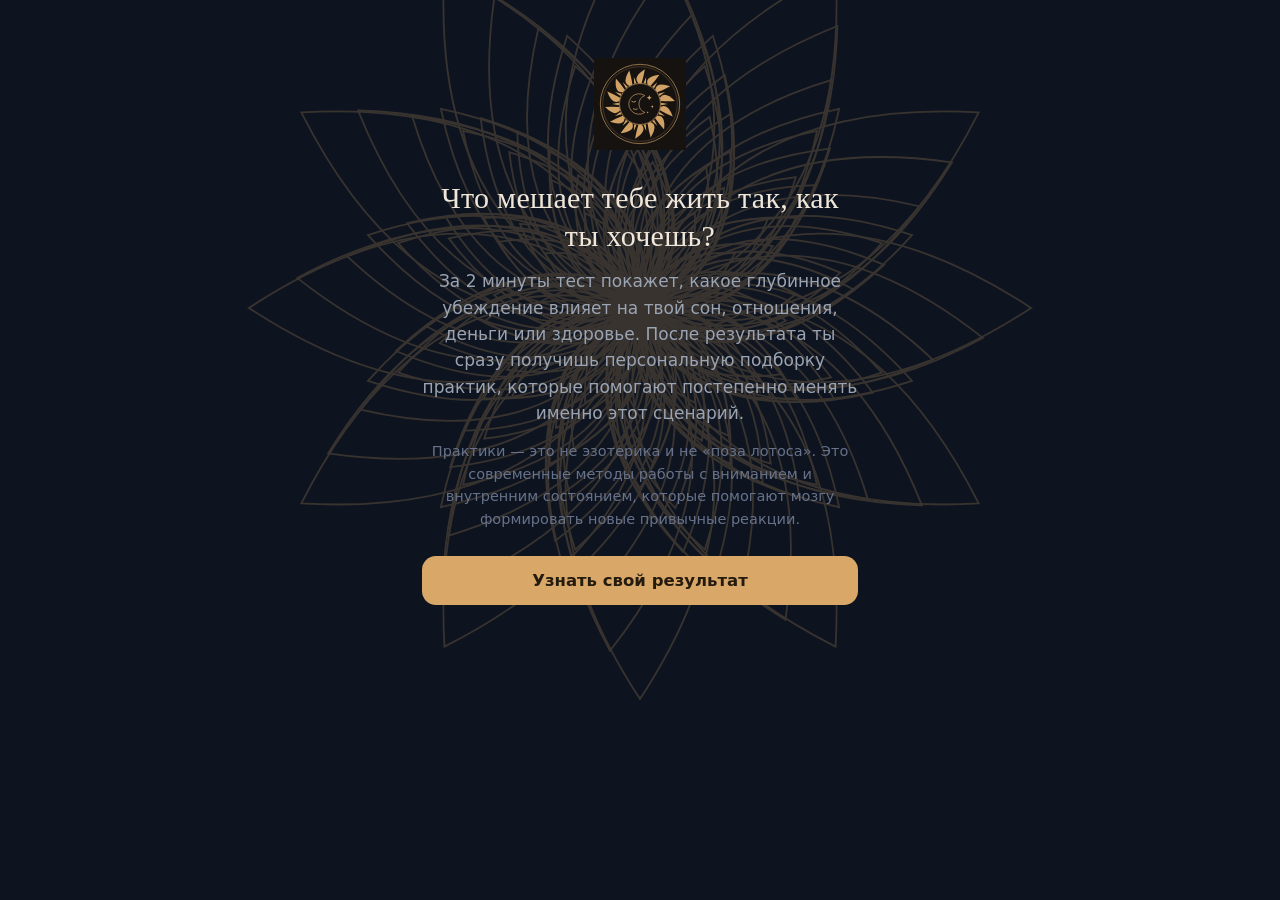
<file: app-v2/index.html>
<!DOCTYPE html>
<html lang="ru">
<head>
  <meta charset="UTF-8" />
  <meta name="viewport" content="width=device-width, initial-scale=1, viewport-fit=cover" />
  <meta name="theme-color" content="#0d1420" />
  <meta name="color-scheme" content="dark" />
  <meta name="description" content="Спокойный сон: аудио-практики на 7 вечеров и 21 день. Включи перед сном — дальше всё само." />
  <title>alenavesta · Спокойный сон</title>
  <link rel="manifest" href="manifest.webmanifest" />
  <link rel="icon" href="icons/icon-192.png" />
  <link rel="apple-touch-icon" href="icons/icon-192.png" />
  <link rel="stylesheet" href="style.css" />
  <!-- Прогрев соединения к хостам видео-сублиминалов (GitHub Releases → objects.*):
       к моменту запуска ролика DNS/TLS уже установлены, старт быстрее. Повторно прогреваем
       при входе в «Библиотеку» (app.js → preconnectMedia). -->
  <link rel="preconnect" href="https://objects.githubusercontent.com" />
  <link rel="preconnect" href="https://github.com" />
  <link rel="dns-prefetch" href="https://objects.githubusercontent.com" />

  <!-- Yandex.Metrika counter -->
  <script type="text/javascript">
    (function(m,e,t,r,i,k,a){
        m[i]=m[i]||function(){(m[i].a=m[i].a||[]).push(arguments)};
        m[i].l=1*new Date();
        for (var j = 0; j < document.scripts.length; j++) {if (document.scripts[j].src === r) { return; }}
        k=e.createElement(t),a=e.getElementsByTagName(t)[0],k.async=1,k.src=r,a.parentNode.insertBefore(k,a)
    })(window, document,'script','https://mc.yandex.ru/metrika/tag.js?id=110967310', 'ym');
    ym(110967310, 'init', {ssr:true, webvisor:true, clickmap:true, ecommerce:"dataLayer", accurateTrackBounce:true, trackLinks:true});
  </script>
  <noscript><div><img src="https://mc.yandex.ru/watch/110967310" style="position:absolute; left:-9999px;" alt="" /></div></noscript>
  <!-- /Yandex.Metrika counter -->
</head>
<body>
  <main id="screen" aria-live="polite"></main>

  <div id="player" role="dialog" aria-label="Плеер">
    <button class="player-close" aria-label="Свернуть плеер">← назад</button>
    <video id="player-video" playsinline preload="auto"></video>
    <div class="halo-wrap">
      <img class="halo-cover" id="player-cover" alt="" />
      <div class="halo"></div>
      <button class="play-big" id="player-toggle" aria-label="Пауза или продолжить">❚❚</button>
    </div>
    <h2></h2>
    <div class="player-time">0:00</div>
    <div class="player-bar"><i></i></div>
    <button class="player-repeat" id="player-repeat" aria-pressed="false" aria-label="Повторять трек по кругу">↻ Повтор</button>
    <p class="hint">Можно выключить экран — звук продолжит играть. Просто лежи и слушай.</p>
    <p class="hint hint-video">Можно выключить экран — звук продолжит играть. Включи повтор, чтобы ролик шёл по кругу.</p>
  </div>

  <nav aria-label="Разделы">
    <button data-screen="today" class="active"><span class="ico">☾</span>Сегодня</button>
    <button data-screen="program"><span class="ico">◐</span>Программа</button>
    <button data-screen="library"><span class="ico">♪</span>Библиотека</button>
    <button data-screen="access"><span class="ico">✦</span>Доступ</button>
  </nav>

  <div id="modal" role="dialog" aria-modal="true" aria-label="Открыть доступ">
    <div class="modal-card">
      <button id="modal-close" class="modal-close" aria-label="Закрыть">✕</button>
      <div id="modal-body"></div>
    </div>
  </div>

  <div id="toast" role="status"></div>

  <div id="update-banner" role="status">
    <div class="update-text">Вышло обновление приложения</div>
    <button id="update-now" class="update-now">Обновить</button>
    <button id="update-later" class="update-later">Позже</button>
  </div>

  <script src="data.js"></script>
  <script src="quiz-data.js"></script>
  <script src="app.js"></script>
</body>
</html>
</file>
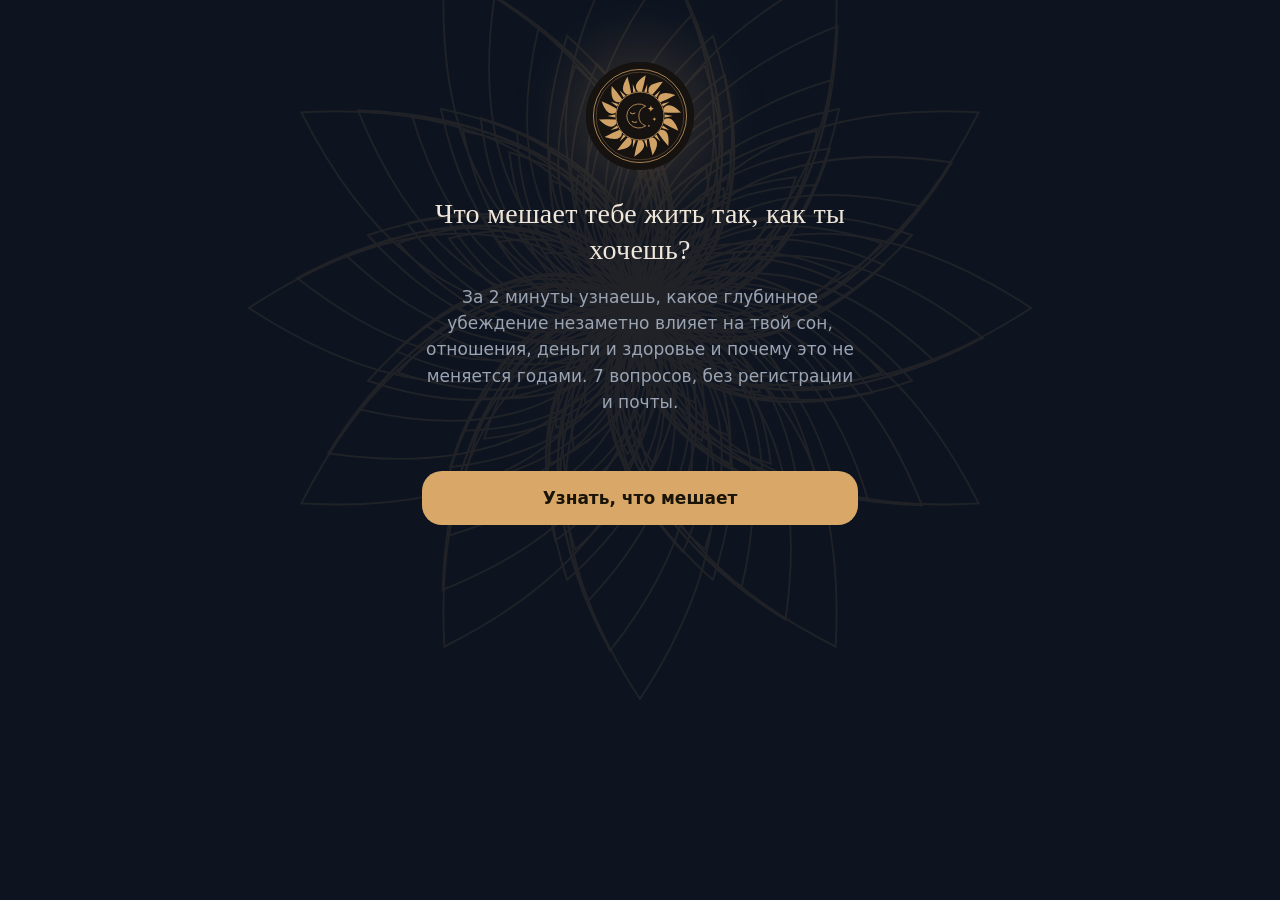
<file: kviz/index.html>
<!DOCTYPE html>
<!-- УСТАРЕЛО КАК ИСТОЧНИК ТЕКСТОВ (2026-07-19): актуальные тексты квиза живут в
     app-v2/quiz-data.js (ревизия: человечные заголовки, разные sell-блоки, тематические
     наборы). Этот файл — прежняя standalone-версия, при правках сверяться с app-v2. -->
<html lang="ru">
<head>
<meta charset="utf-8">
<meta name="viewport" content="width=device-width, initial-scale=1">
<title>Тест: что мешает тебе жить так, как ты хочешь?</title>
<style>
  :root {
    --bg: #0d1420;
    --surface: #131c2b;
    --surface-2: #182335;
    --line: #223048;
    --ink: #f0e7da;
    --ink-dim: #9ba4b3;
    --ink-faint: #67728a;
    --amber: #d9a868;
    --amber-deep: #b07f43;
    --amber-glow: rgba(217, 168, 104, 0.16);
    --radius: 20px;
    --font-display: Georgia, 'Times New Roman', serif;
    --font-body: 'Segoe UI', system-ui, -apple-system, Roboto, sans-serif;
  }

  * { margin: 0; padding: 0; box-sizing: border-box; }
  html { -webkit-text-size-adjust: 100%; }

  body {
    background: var(--bg);
    color: var(--ink);
    font-family: var(--font-body);
    font-size: 17px;
    line-height: 1.55;
    min-height: 100vh;
    min-height: 100dvh;
  }

  /* Фон-лотос под вуалью: узор остаётся атмосферой, но не прошивает текст */
  body::before {
    content: '';
    position: fixed;
    inset: 0;
    z-index: -1;
    background:
      linear-gradient(rgba(13, 20, 32, 0.55), rgba(13, 20, 32, 0.55)),
      var(--bg) url('bg.svg') center / cover no-repeat;
  }

  #app {
    max-width: 480px;
    margin: 0 auto;
    padding: 28px 22px 60px;
  }

  h1, h2 {
    font-family: var(--font-display);
    font-weight: 400;
    letter-spacing: 0.01em;
  }
  h1 { font-size: 28px; line-height: 1.28; }
  h2 { font-size: 21px; line-height: 1.35; }

  .eyebrow {
    font-size: 12.5px;
    letter-spacing: 0.14em;
    text-transform: uppercase;
    color: var(--ink-faint);
    margin-bottom: 10px;
  }

  .dim { color: var(--ink-dim); }
  .small { font-size: 14.5px; }

  .screen { animation: fadein 0.35s ease; }
  @keyframes fadein {
    from { opacity: 0; transform: translateY(8px); }
    to   { opacity: 1; transform: none; }
  }

  @media (prefers-reduced-motion: reduce) {
    .screen, .counting .moon { animation: none; }
  }

  /* ---- интро ---- */
  .intro {
    text-align: center;
    padding-top: 34px;
    display: flex;
    flex-direction: column;
    align-items: center;
  }
  .logo-wrap {
    width: 108px;
    height: 108px;
    border-radius: 50%;
    margin-bottom: 26px;
    box-shadow: 0 0 60px 18px var(--amber-glow);
  }
  .logo-wrap img { width: 100%; height: 100%; border-radius: 50%; display: block; }
  .intro p { margin: 16px 0 30px; color: var(--ink-dim); }

  /* ---- прогресс ---- */
  .progress { margin-bottom: 22px; }
  .progress .label { font-size: 13px; color: var(--ink-faint); margin-bottom: 8px; }
  .bar {
    height: 3px;
    background: var(--line);
    border-radius: 2px;
    overflow: hidden;
  }
  .bar i {
    display: block;
    height: 100%;
    background: var(--amber);
    border-radius: 2px;
    transition: width 0.3s ease;
  }

  /* ---- вопросы ---- */
  .question h2 { margin-bottom: 22px; }
  .answers { display: flex; flex-direction: column; gap: 12px; }

  .answer {
    background: var(--surface);
    border: 1px solid var(--line);
    border-radius: var(--radius);
    color: var(--ink);
    font-family: var(--font-body);
    font-size: 16px;
    line-height: 1.45;
    text-align: left;
    padding: 16px 18px;
    cursor: pointer;
    transition: border-color 0.15s ease, background 0.15s ease;
  }
  .answer:hover { border-color: var(--amber-deep); background: var(--surface-2); }
  .answer:focus-visible { outline: 2px solid var(--amber); outline-offset: 2px; }
  .answer.picked { border-color: var(--amber); background: var(--surface-2); }

  .fork-sub { font-size: 14px; color: var(--ink-dim); margin: -14px 0 22px; }
  .answer-fork { display: flex; flex-direction: column; gap: 4px; }
  .answer-fork .answer-title { font-weight: 600; font-size: 16.5px; }
  .answer-fork .answer-desc { font-size: 14px; color: var(--ink-dim); line-height: 1.45; }

  .backlink {
    background: none;
    border: none;
    color: var(--ink-faint);
    font-family: var(--font-body);
    font-size: 14px;
    cursor: pointer;
    padding: 6px 0;
    margin-top: 24px;
  }
  .backlink:hover { color: var(--ink-dim); }

  /* ---- подсчёт ---- */
  .counting {
    text-align: center;
    padding-top: 120px;
    color: var(--ink-dim);
  }
  .counting .moon {
    font-size: 40px;
    display: block;
    margin-bottom: 18px;
    animation: breathe 1.4s ease-in-out infinite alternate;
  }
  @keyframes breathe {
    from { opacity: 0.45; transform: scale(0.96); }
    to   { opacity: 1; transform: scale(1.04); }
  }

  /* ---- результат ---- */
  /* Текст лежит на почти непрозрачной карточке: лотос дышит по краям, чтение не страдает */
  .result-card {
    background: rgba(19, 28, 43, 0.93);
    border: 1px solid var(--line);
    border-radius: var(--radius);
    padding: 26px 22px 24px;
    backdrop-filter: blur(8px);
  }
  .result .eyebrow { margin-top: 0; }
  .result h1 { font-size: 26px; margin: 4px 0 18px; color: var(--amber); }
  .result p {
    margin-bottom: 17px;
    line-height: 1.65;
    color: var(--ink);
  }
  .result p:last-of-type { margin-bottom: 0; }

  /* Персональный блок: её корневое убеждение */
  .insert {
    background: var(--amber-glow);
    border-left: 2px solid var(--amber);
    border-radius: 0 14px 14px 0;
    padding: 14px 16px;
    margin: 4px 0 20px;
  }
  .insert-label {
    font-size: 12px;
    letter-spacing: 0.14em;
    text-transform: uppercase;
    color: var(--amber);
    margin-bottom: 8px;
  }
  .insert p { margin: 0 0 10px; }
  .insert p:last-child { margin: 0; }

  /* Блок «узнавания»: бытовые детали под результатом */
  .result .recognize-lead { margin-bottom: 8px; }
  .result ul.recognize {
    list-style: none;
    margin: 0 0 18px;
    padding: 0;
  }
  .result ul.recognize li {
    position: relative;
    padding-left: 20px;
    margin-bottom: 9px;
    line-height: 1.55;
    color: var(--ink-dim);
  }
  .result ul.recognize li:last-child { margin-bottom: 0; }
  .result ul.recognize li::before {
    content: '•';
    position: absolute;
    left: 4px;
    color: var(--amber);
  }

  .result .legal {
    font-size: 14.5px;
    color: var(--ink-dim);
    border-left: 2px solid var(--amber-deep);
    padding-left: 14px;
    margin: 20px 0 0;
  }

  .cta {
    display: block;
    width: 100%;
    background: var(--amber);
    color: #1a1408;
    border: none;
    border-radius: var(--radius);
    font-family: var(--font-body);
    font-size: 17px;
    font-weight: 600;
    padding: 17px 20px;
    margin-top: 26px;
    cursor: pointer;
    text-align: center;
    text-decoration: none;
    transition: background 0.15s ease;
  }
  .cta:hover { background: #e4b87c; }

  .cta-note {
    text-align: center;
    font-size: 13.5px;
    color: var(--ink-faint);
    margin-top: 10px;
  }

  .restart {
    display: block;
    margin: 26px auto 0;
    background: none;
    border: none;
    color: var(--ink-faint);
    font-family: var(--font-body);
    font-size: 14px;
    cursor: pointer;
  }
  .restart:hover { color: var(--ink-dim); }
</style>
</head>
<body>
<div id="app"></div>

<script>
'use strict';

/* Куда ведёт кнопка результата: лендинг тарифов (папка-сосед). */
var LANDING_URL = '../nabor/';

var TOTAL_STEPS = 7; /* развилка + 6 вопросов ветки */

/* ============ КОНТЕНТ (из квиз/контент-квиза.md, утверждён 2026-07-09) ============ */

var INTRO = {
  title: 'Что мешает тебе жить так, как ты хочешь?',
  sub: 'За 2 минуты узнаешь, какое глубинное убеждение незаметно влияет на твой сон, отношения, деньги и здоровье и почему это не меняется годами. 7 вопросов, без регистрации и почты.',
  button: 'Узнать, что мешает'
};

var FORK = {
  question: 'Что сейчас забирает у тебя больше всего сил?',
  sub: 'В какой сфере скрытое убеждение мешает тебе сильнее всего?',
  options: [
    { emoji: '😴', title: 'Сон', desc: 'Долго не могу уснуть, просыпаюсь уставшим, мысли не выключаются', branch: 'son' },
    { emoji: '💛', title: 'Здоровье', desc: 'Усталость стала нормой, энергии почти не осталось', branch: 'zdorovie' },
    { emoji: '❤️', title: 'Отношения', desc: 'Меня не слышат, нет близости, одиноко даже рядом с любимым человеком', branch: 'otnosheniya' },
    { emoji: '💰', title: 'Деньги', desc: 'Сколько ни работаю, всё равно не получается выйти на новый уровень', branch: 'dengi' }
  ]
};

var BRANCHES = {

  son: {
    questions: [
      { q: 'Что обычно происходит, как только ты ложишься в кровать?',
        a: [
          { t: 'A', label: 'В голове сразу начинается список дел: что не успела, что завтра, что нельзя забыть' },
          { t: 'B', label: 'Думаю: «Ещё бы полчаса… можно было закончить ещё одно дело»' },
          { t: 'C', label: 'Мысли сами уходят в тревожные сценарии: «А вдруг что-то пойдёт не так?»' }
        ] },
      { q: 'Если вдруг появляется свободный вечер, ты чаще всего…',
        a: [
          { t: 'A', label: 'Всё равно нахожу себе занятие, просто отдыхать непривычно' },
          { t: 'B', label: 'Пытаюсь отдыхать, но внутри чувство, что теряю время' },
          { t: 'C', label: 'Не могу расслабиться: кажется, что забыла что-то важное' }
        ] },
      { q: 'Что лучше всего описывает твоё состояние перед сном?',
        a: [
          { t: 'A', label: 'Тело устало, а голова продолжает работать' },
          { t: 'B', label: 'Хочется спать, но сначала нужно закончить ещё пару дел' },
          { t: 'C', label: 'Внутри необъяснимая тревога, хотя объективных причин нет' }
        ] },
      { q: 'Если ночью случайно просыпаешься, что происходит дальше?',
        a: [
          { t: 'A', label: 'Мысли сразу возвращаются к работе, делам или проблемам' },
          { t: 'B', label: 'Начинаю считать, сколько осталось спать, и нервничаю ещё сильнее' },
          { t: 'C', label: 'Уснуть снова трудно: внутри появляется напряжение без причины' }
        ] },
      { q: 'Представь: завтра тебе не нужно никуда спешить. Какая мысль возникает первой?',
        a: [
          { t: 'A', label: '«Надо использовать это время с пользой»' },
          { t: 'B', label: '«Наверняка появятся дела, которые нельзя откладывать»' },
          { t: 'C', label: '«Всё равно не получится по-настоящему расслабиться»' }
        ] },
      { q: 'Какая мысль чаще всего звучит внутри тебя?',
        a: [
          { t: 'A', label: 'Если я перестану всё контролировать, обязательно что-нибудь случится' },
          { t: 'B', label: 'Пока всё не сделано, я не имею права отдыхать спокойно' },
          { t: 'C', label: 'Нужно быть готовой ко всему, иначе жизнь застанет врасплох' }
        ] }
    ],
    result: {
      inserts: {
        A: {
          title: 'Голова боится отпустить',
          lead: 'Ты ложишься спать уставшей, но голова продолжает работать так, словно день ещё не закончился. Организм готов ко сну, а мозг ещё нет. Поэтому усталость есть, а сон всё равно не приходит.',
          belief: 'Твоя команда звучит так: «если я ослаблю контроль, всё развалится». Пока это убеждение сидит в подсознании, мозг честно сторожит даже ночью: держит задачи, гоняет списки, не даёт провалиться в сон. Именно поэтому ты не можешь «просто перестать думать»: мозг считает, что делает полезную работу, защищает тебя.',
          recognizeLead: 'Возможно, ты узнаешь себя:',
          recognize: [
            'уже лёжа в кровати вспоминаешь дела',
            'мысленно репетируешь завтрашний разговор',
            'несколько раз проверяешь будильник перед сном'
          ],
          why: 'Поэтому дыхательные техники помогают ненадолго. Они расслабляют тело, но не убеждение, которое заставляет мозг держать всё под контролем.',
          close: 'Когда мозг перестаёт жить в режиме постоянного контроля, сон постепенно становится глубже, без ночной внутренней борьбы.'
        },
        B: {
          title: 'Ты не разрешаешь себе отдых',
          lead: 'Даже когда силы заканчиваются, внутри остаётся ощущение: «ещё не всё сделано». Поэтому отдых вызывает не облегчение, а чувство вины.',
          belief: 'Твоя команда звучит так: «отдых надо заслужить, а я ещё не всё сделала». Поэтому ты доделываешь до последнего, ложишься позже, чем хотела, а на паузу днём отвечаешь виной. Тело просит отдыха, а внутренняя установка отвечает: не заработала. Именно поэтому ты не можешь просто разрешить себе отдых: установка считает, что бережёт тебя от чувства, что ты недостаточно старалась.',
          recognizeLead: 'Возможно, ты узнаешь себя:',
          recognize: [
            'обещаешь лечь пораньше, но снова задерживаешься',
            'не можешь спокойно смотреть фильм, пока не закончены дела',
            'даже отдых превращается в пункт списка дел'
          ],
          why: 'Поэтому даже полноценный отдых не приносит облегчения. Пока внутри звучит «ещё не заслужила», расслабиться очень трудно.',
          close: 'Когда исчезает чувство, что отдых нужно заслужить, организм наконец начинает по-настоящему восстанавливаться.'
        },
        C: {
          title: 'Ты не можешь перестать ждать подвоха',
          lead: 'Даже в спокойный день мозг продолжает искать, к чему подготовиться. Пока другие уже спят, твоя психика всё ещё держит ночную смену.',
          belief: 'Твоя команда звучит так: «завтра может случиться то, к чему я не готова». Подсознание воспринимает это буквально и держит тебя в боевой готовности круглосуточно: отсюда пружина внутри, подскакивания среди ночи и сердце, которое колотится на ровном месте. Именно поэтому ты не можешь просто успокоиться: мозг считает, что делает важное дело, заранее готовит тебя к беде.',
          recognizeLead: 'Возможно, ты узнаешь себя:',
          recognize: [
            'перед поездками спишь хуже обычного',
            'вечером прокручиваешь разные варианты развития событий',
            'часто просыпаешься среди ночи, около 3-4 часов, и сразу начинаешь думать'
          ],
          why: 'Поэтому даже спокойный вечер не ощущается спокойным. Подсознание продолжает искать опасность, даже когда её нет.',
          close: 'Когда подсознание перестаёт ждать опасности каждую минуту, тело больше не держит постоянное напряжение.'
        }
      },
      relief: 'Это не значит, что с тобой что-то «не так». Наоборот: твой мозг делает именно то, чему когда-то научился. Просто сейчас этот способ защиты перестал помогать.',
      sell: 'Убеждение не приговор и не характер. Это запись в подсознании, а записи переписываются. В расслабленном состоянии подсознание открыто, и мягкое повторение новой установки за две-три недели меняет фон: старая команда перестаёт управлять. Так работают медитации и аффирмации: психология, а не магия.',
      legal: null,
      cta: 'Смотреть практики для сна',
      theme: 'son'
    }
  },

  zdorovie: {
    questions: [
      { q: 'Ты почувствовала себя плохо: заболела или что-то заныло. Что делаешь первым?',
        a: [
          { t: 'A', label: 'Терплю, скорее всего само пройдёт' },
          { t: 'B', label: 'Продолжаю дела, останавливаться некогда' },
          { t: 'C', label: 'Сразу ищу в интернете, что со мной не так' }
        ] },
      { q: 'Среди дня накрыла усталость. Как ты реагируешь?',
        a: [
          { t: 'B', label: 'Собираюсь и работаю дальше, отдохну как-нибудь потом' },
          { t: 'A', label: 'Никак, усталость для меня давно стала нормой' },
          { t: 'C', label: 'Злюсь на себя: опять раскисла' }
        ] },
      { q: 'Появился свободный вечер. Ты скорее…',
        a: [
          { t: 'A', label: 'Толком не отдохнёшь: ты уже привыкла жить без сил' },
          { t: 'B', label: 'Сядешь доделывать накопившиеся дела' },
          { t: 'C', label: 'Возьмёшься наконец «взять себя в руки» и всё исправить' }
        ] },
      { q: 'Что чаще всего происходит с заботой о себе?',
        a: [
          { t: 'B', label: 'Постоянно откладываю: сначала работа, семья, все остальные' },
          { t: 'C', label: 'Начинаю с решимостью, но быстро всё бросаю' },
          { t: 'A', label: 'Кажется, толку не будет: всё равно ничего не изменится' }
        ] },
      { q: 'Как ты разговариваешь с собой, когда всё-таки заболела?',
        a: [
          { t: 'C', label: 'Раздражаюсь: тело опять меня подводит' },
          { t: 'A', label: '«Ну вот, опять, со мной вечно что-то не так»' },
          { t: 'B', label: 'Некогда болеть, надо быстрее возвращаться в строй' }
        ] },
      { q: 'Какая мысль появляется у тебя чаще других?',
        a: [
          { t: 'A', label: 'Организм у меня слабый, тут уже ничего не поделаешь' },
          { t: 'B', label: 'Сейчас не время думать о себе, есть дела важнее' },
          { t: 'C', label: 'Если позволю себе расслабиться, всё посыплется' }
        ] }
    ],
    result: {
      inserts: {
        A: {
          title: 'Ты давно перестала доверять своему телу',
          lead: 'Ты так привыкла считать себя не очень здоровой, что уже не замечаешь, как часто заранее ждёшь очередную проблему. Любая усталость кажется подтверждением этой мысли, и со временем тело правда начинает жить в постоянном напряжении.',
          belief: 'Ты не просто считаешь организм слабым. Ты живёшь так, будто заранее ждёшь, что тело снова подведёт. Поэтому доверяешь ему всё меньше, сильнее прислушиваешься к каждому симптому и невольно замечаешь только то, что подтверждает эту мысль. Убеждение само собирает себе доказательства.',
          recognizeLead: 'Скорее всего, ты замечала за собой:',
          recognize: [
            'перед поездкой или важным днём переживаешь, не заболеешь ли',
            'любое новое ощущение в теле сразу настораживает',
            'когда всё-таки заболела, внутри звучит: «ну конечно, как всегда»'
          ],
          why: 'Пока внутри живёт «со мной всегда что-то не так», тело держится в режиме ожидания беды. Поэтому одних витаминов и обследований часто мало: напряжение никуда не уходит, ведь держит его не тело, а сама установка.'
        },
        B: {
          title: 'Ты заботишься обо всех, кроме себя',
          lead: 'Ты умеешь заботиться обо всех вокруг, а до себя очередь почти не доходит. Пока дела не закончены, отдых отдаёт виной. Поэтому организму всё чаще приходится напоминать о себе усталостью и симптомами: по-другому достучаться до тебя у него не получается.',
          belief: 'Ты не просто ставишь себя в конец списка. Внутри сидит установка: «сначала все остальные, а я потерплю». Она выглядит как забота и ответственность, но на деле ты годами живёшь на остатках сил и в постоянном напряжении, и тело оплачивает этот счёт.',
          recognizeLead: 'Скорее всего, ты часто ловишь себя на мыслях:',
          recognize: [
            '«сейчас некогда болеть, потом займусь собой»',
            '«ещё немного потерплю, вот только разгребу дела»',
            'кофе вместо отдыха, а обследования снова на потом'
          ],
          why: 'Пока забота о себе вызывает вину, любые полезные привычки быстро отходят на второй план. Ты снова выбираешь дела вместо восстановления, поэтому режимы и витамины не держатся дольше пары недель.'
        },
        C: {
          title: 'Ты воюешь со своим телом',
          lead: 'Ты смотришь на тело как на проблему, которую нужно исправить. Что-то заболело, поднимается раздражение. Не нравится отражение, начинается борьба. Только тело не становится крепче и спокойнее, когда с ним постоянно воюют.',
          belief: 'Ты не просто недовольна телом. Внутри установка: «оно недостаточно хорошее, его надо переделать». Поэтому вы не в команде, а в состоянии войны: контроль, жёсткие ограничения, срывы. А тело в войне отвечает единственным доступным языком, напряжением и зажимами.',
          recognizeLead: 'Скорее всего, это про тебя:',
          recognize: [
            'в зеркале взгляд первым цепляется за то, что хочется изменить',
            'то заводишь жёсткий режим, то бросаешь всё',
            'когда тело подводит, первым приходит раздражение, а не сочувствие'
          ],
          why: 'Пока тело воспринимается как враг, расслабиться ему просто не из чего. Одно напряжение усиливает другое, и никакие процедуры не дают эффекта надолго: внутри продолжается борьба.'
        }
      },
      sell: 'Хорошая новость: убеждение не часть твоего характера. Это привычный сценарий, который мозг повторял годами, и его можно переписать. Когда ты регулярно входишь в расслабленное состояние и получаешь в нём новый опыт, старая запись постепенно теряет силу. Именно на этом построены практики, которые ты увидишь дальше. Это психология, а не магия.',
      legal: 'Важно: практики не заменяют врача. Если что-то болит, сначала к нему. Мы работаем с тем, что живёт рядом с любым диагнозом и без него: со стрессом, напряжением и отношением к себе.',
      cta: 'Смотреть практики для себя и тела',
      theme: 'zdorovie'
    }
  },

  otnosheniya: {
    questions: [
      { q: 'Когда рядом важный для тебя человек, ты чаще…',
        a: [
          { t: 'A', label: 'Стараюсь, чтобы ему было хорошо, даже если мне самой неудобно' },
          { t: 'B', label: 'Часто чувствую, что меня будто не слышат' },
          { t: 'C', label: 'Не подпускаю слишком близко: потом слишком больно' }
        ] },
      { q: 'Если тебе действительно тяжело, что ты обычно делаешь?',
        a: [
          { t: 'C', label: 'Вообще не люблю зависеть от людей' },
          { t: 'A', label: 'Говорю: «ничего, сама справлюсь»' },
          { t: 'B', label: 'Долго думаю, прежде чем попросить: вдруг откажут' }
        ] },
      { q: 'Тебе говорят что-то очень хорошее. Что происходит внутри?',
        a: [
          { t: 'B', label: 'Первая мысль: «да они просто вежливые»' },
          { t: 'C', label: 'Невольно думаю: «интересно, а чего они хотят?»' },
          { t: 'A', label: 'Становится неудобно, хочется сразу что-то дать взамен' }
        ] },
      { q: 'Что происходит во время конфликта?',
        a: [
          { t: 'A', label: 'Сразу пытаюсь всё сгладить, даже если права' },
          { t: 'C', label: 'Замыкаюсь и переживаю всё внутри' },
          { t: 'B', label: 'Думаю: «опять всё испортила»' }
        ] },
      { q: 'После ссоры ты чаще…',
        a: [
          { t: 'C', label: 'Жду, пока человек всё равно уйдёт' },
          { t: 'A', label: 'Первая пишу сама' },
          { t: 'B', label: 'Неделями думаю, что сделала не так' }
        ] },
      { q: 'Какая мысль больше всего похожа на твою?',
        a: [
          { t: 'A', label: 'Чтобы меня любили, нельзя никого расстраивать' },
          { t: 'B', label: 'Чтобы меня любили, нужно стать лучше' },
          { t: 'C', label: 'Если подпустить слишком близко, обязательно будет больно' }
        ] }
    ],
    result: {
      inserts: {
        A: {
          title: 'Ты привыкла любовь зарабатывать',
          lead: 'Ты много даёшь, подстраиваешься, стараешься быть удобной, а в ответ получаешь всё меньше. Как будто любовь нужно всё время оплачивать, иначе тебя разлюбят.',
          belief: 'Внутри звучит: «меня будут любить, пока я удобная и полезная». Поэтому ты первая уступаешь, не просишь и не отказываешь. Именно поэтому тебе так трудно сказать «нет»: часть тебя уверена, что за отказ любовь заберут. Ты не слабая и не безвольная, ты просто давно решила, что любовь надо заслужить.',
          recognizeLead: 'Возможно, ты узнаешь себя:',
          recognize: [
            'соглашаешься, хотя внутри хотелось отказать',
            'чувствуешь вину, когда думаешь только о себе',
            'после ссоры первая идёшь мириться, даже если не виновата'
          ],
          why: 'Поэтому чужие советы «просто полюби себя» и «поставь границы» почти не работают. Границы держатся пару дней, а потом страх «меня разлюбят» снова побеждает.',
          close: 'Когда внутри перестаёт звучать «любовь надо заслужить», ты наконец позволяешь себе получать, а не только отдавать.'
        },
        B: {
          title: 'Ты не веришь, что тебя можно любить просто так',
          lead: 'Что бы ты ни делала, внутри остаётся чувство: этого мало, надо быть лучше. Тёплые слова не радуют, а в каждой ссоре первой приходит мысль «наверное, дело во мне».',
          belief: 'Внутри звучит: «со мной что-то не так, любить меня просто так не за что». Поэтому ты не веришь тёплым словам, берёшь на себя вину за любой конфликт и меришь себя строже, чем мерила бы кого угодно. Именно поэтому похвала вызывает не радость, а неловкость: она не совпадает с тем, что ты о себе думаешь. Дело не в том, что с тобой правда что-то не так, а в старой записи, которая заставляет это чувствовать.',
          recognizeLead: 'Возможно, ты узнаешь себя:',
          recognize: [
            'в ответ на комплимент думаешь «да они просто вежливые»',
            'после ссоры неделями прокручиваешь, что сделала не так',
            'постоянно пытаешься стать лучше, чтобы тебя приняли'
          ],
          why: 'Поэтому даже искренняя любовь рядом не успокаивает. Пока внутри «со мной что-то не так», ты ищешь и находишь этому подтверждения, а тепло проходит мимо.',
          close: 'Когда уходит ощущение «со мной что-то не так», ты наконец слышишь тёплые слова и веришь им.'
        },
        C: {
          title: 'Ты бережёшь себя от близости',
          lead: 'Ты держишь людей на расстоянии, даже тех, кто дорог. Стоит кому-то подойти ближе, внутри включается тревога: сейчас снова будет больно.',
          belief: 'Внутри звучит: «если привяжусь, будет больно». Когда-то это тебя правда защитило, а теперь работает против: ты молчишь про важное, не подпускаешь, заранее готовишься к тому, что уйдут. Именно поэтому близость ощущается как опасность, а не как тепло: психика охраняет тебя от боли, которую однажды уже пережила. Это не холодность и не гордость, это защита.',
          recognizeLead: 'Возможно, ты узнаешь себя:',
          recognize: [
            'на добро внутри мелькает «интересно, а что им нужно?»',
            'не любишь зависеть от людей и просить о помощи',
            'в близких отношениях ждёшь момента, когда всё равно сделают больно'
          ],
          why: 'Поэтому даже хорошие отношения не дают покоя. Пока внутри живёт «будет больно», ты держишь дистанцию, и до по-настоящему близкого тепла дело не доходит.',
          close: 'Когда внутри стихает «будет больно», ты позволяешь кому-то подойти ближе, и это перестаёт быть опасным.'
        }
      },
      relief: 'Это не значит, что с тобой что-то «не так» или что ты «сама виновата». Твоя психика просто научилась защищать тебя так, как умела. Сейчас этот способ больше мешает, чем помогает.',
      sell: 'Убеждение не приговор и не характер. Это запись в подсознании, а записи переписываются. В расслабленном состоянии подсознание открыто, и мягкое повторение новой установки за две-три недели меняет самоощущение, а за ним и то, как с тобой обращаются. Так работают медитации и аффирмации: психология, а не магия.',
      legal: null,
      cta: 'Смотреть практики для отношений',
      theme: 'otnosheniya'
    }
  },

  dengi: {
    questions: [
      { q: 'Когда на карту приходит хорошая сумма, что обычно происходит?',
        a: [
          { t: 'A', label: 'Кажется, что это максимум, который я вообще могу получать' },
          { t: 'B', label: 'Где-то внутри напрягаюсь: большие суммы меня немного пугают' },
          { t: 'C', label: 'Очень быстро находятся расходы, и почти ничего не остаётся' }
        ] },
      { q: 'Представь, что завтра твой доход вырос вдвое. Какая мысль приходит первой?',
        a: [
          { t: 'C', label: '«Главное теперь не растратить всё»' },
          { t: 'A', label: '«Наверное, я ещё не доросла до таких денег»' },
          { t: 'B', label: '«Чем больше денег, тем больше ответственности и проблем»' }
        ] },
      { q: 'Что ты чувствуешь, когда видишь человека, который зарабатывает намного больше тебя?',
        a: [
          { t: 'B', label: 'Мелькает мысль, что честно столько не заработать' },
          { t: 'A', label: 'Кажется, мы вообще из разных миров' },
          { t: 'C', label: 'Интересно, как он научился так управляться с деньгами' }
        ] },
      { q: 'Когда нужно назвать цену своей работы, ты…',
        a: [
          { t: 'C', label: 'Назвать могу, но потом будто сама всё «сливаю»: скидки, уступки' },
          { t: 'B', label: 'Назвать нормальную сумму неловко, будто беру лишнее' },
          { t: 'A', label: 'Автоматически называю меньше, чем на самом деле хотела' }
        ] },
      { q: 'Если тебе неожиданно подарят миллион рублей, какая мысль будет первой?',
        a: [
          { t: 'C', label: 'Этого всё равно надолго не хватит' },
          { t: 'B', label: 'Теперь главное, не потерять их' },
          { t: 'A', label: 'Я даже не знаю, что с такими деньгами делать' }
        ] },
      { q: 'Какая мысль тебе ближе всего?',
        a: [
          { t: 'A', label: 'Большие деньги не для таких, как я' },
          { t: 'B', label: 'Когда денег становится больше, становится страшнее' },
          { t: 'C', label: 'Деньги сами приходят и сами уходят' }
        ] }
    ],
    result: {
      inserts: {
        A: {
          title: 'Ты сама держишь свой потолок',
          lead: 'Ты работаешь много, а доход годами стоит на одной планке. Как будто есть невидимый потолок, выше которого не пускает, даже когда возможности рядом.',
          belief: 'Внутри звучит: «большие деньги не для таких, как я». Поэтому ты занижаешь цену, не берёшься за то, что «не твоего уровня», и заранее решаешь, что не потянешь. Именно поэтому потолок держится: не мир ставит тебе планку, а эта установка не даёт подняться выше. Дело не в том, что ты меньше можешь, а в том, где ты сама себе разрешила остановиться.',
          recognizeLead: 'Возможно, ты узнаешь себя:',
          recognize: [
            'называешь цену меньше, чем на самом деле хотела',
            'про успешных думаешь «мы из разных миров»',
            'при мысли о крупной сумме внутри «да куда мне столько»'
          ],
          why: 'Поэтому курсы про доход и советы «мысли шире» дают короткий всплеск, а потом всё откатывается. Планка стоит в подсознании, и пока она там, доход возвращается к привычной цифре.',
          close: 'Когда внутренняя планка поднимается, ты наконец позволяешь себе брать больше, и доход перестаёт упираться в потолок.'
        },
        B: {
          title: 'Деньгам у тебя небезопасно',
          lead: 'Деньги как будто не приносят спокойствия. Чем их больше, тем тревожнее: кажется, что с ними что-то случится, их отнимут или из-за них осудят.',
          belief: 'Внутри звучит: «большие деньги опасны». Поэтому подсознание оберегает тебя единственным доступным способом: не даёт деньгам задерживаться. Отсюда траты на мелочи, исчезающие запасы и неловкость назвать полную цену. Именно поэтому изобилие не радует, а пугает: часть тебя уверена, что за деньги придётся расплачиваться. Ты не транжира, у тебя внутри работает охранник, который на всякий случай выносит деньги из дома.',
          recognizeLead: 'Возможно, ты узнаешь себя:',
          recognize: [
            'когда денег становится больше, становится тревожнее',
            'неловко называть свою цену, будто берёшь лишнее',
            'как только появляется запас, быстро находится, куда его деть'
          ],
          why: 'Поэтому таблицы расходов и накопительные счета не держатся: пока внутри «деньги это угроза», спокойнее, когда их немного, и подсознание раз за разом возвращает тебя к этому.',
          close: 'Когда деньги перестают ощущаться опасными, они наконец могут остаться рядом, и запас перестаёт таять.'
        },
        C: {
          title: 'Деньги приходят, но им некуда сесть',
          lead: 'Деньги как будто проходят сквозь пальцы. Приходят и почти сразу растворяются, а к концу месяца ты снова не понимаешь, куда всё делось.',
          belief: 'Внутри звучит: «я не умею обращаться с деньгами». Из этого растут привычки: не считать, не откладывать, решать «потом». Именно поэтому деньги не задерживаются: они любят внимание, а внимания нет, и они утекают на автомате. Это не отсутствие способностей, а выученная роль человека, которому «не дано». Роль можно снять.',
          recognizeLead: 'Возможно, ты узнаешь себя:',
          recognize: [
            'сколько пришло, столько и ушло, а куда, непонятно',
            'много раз собиралась начать откладывать, и руки не дошли',
            'после сделки будто сама всё «сливаешь»: скидки, уступки'
          ],
          why: 'Поэтому финансовая грамотность и приложения для учёта держатся неделю, а потом всё съезжает обратно. Дело не в знаниях, а в установке «мне не дано», и она возвращает старые привычки.',
          close: 'Когда уходит «я не умею», деньги наконец начинают задерживаться, и ты чувствуешь, что управляешь ими, а не они тобой.'
        }
      },
      relief: 'Это не значит, что ты «неудачница» или «не умеешь с деньгами». Твоя психика когда-то усвоила, что так безопаснее. Сейчас этот способ мешает тебе зарабатывать и удерживать деньги.',
      sell: 'Убеждение не приговор и не характер. Это запись в подсознании, а записи переписываются. В расслабленном состоянии подсознание открыто и впитывает новую установку, а для денежной темы есть отдельный формат: сублиминалы, тихие аффирмации под музыку. Включаешь фоном, и новая запись ложится без усилий, за две-три недели меняя привычки, из которых складывается твой доход. Психология, а не магия.',
      legal: null,
      cta: 'Смотреть практики для денег',
      theme: 'dengi'
    }
  }
};

/* ============ ЛОГИКА ============ */

var state = { branch: null, step: 0, answers: [] };
var app = document.getElementById('app');

function el(tag, cls, html) {
  var node = document.createElement(tag);
  if (cls) node.className = cls;
  if (html !== undefined) node.innerHTML = html;
  return node;
}

function render(node) {
  app.innerHTML = '';
  app.appendChild(node);
  window.scrollTo(0, 0);
}

function showIntro() {
  state = { branch: null, step: 0, answers: [] };
  var s = el('div', 'screen intro');
  var logo = el('div', 'logo-wrap');
  logo.innerHTML = '<img src="logo.svg" alt="">';
  s.appendChild(logo);
  s.appendChild(el('h1', null, INTRO.title));
  s.appendChild(el('p', null, INTRO.sub));
  var btn = el('button', 'cta', INTRO.button);
  btn.onclick = showFork;
  s.appendChild(btn);
  render(s);
}

function progressBlock(step) {
  var wrap = el('div', 'progress');
  wrap.appendChild(el('div', 'label', 'Вопрос ' + step + ' из ' + TOTAL_STEPS));
  var bar = el('div', 'bar');
  var fill = el('i');
  fill.style.width = Math.round(step / TOTAL_STEPS * 100) + '%';
  bar.appendChild(fill);
  wrap.appendChild(bar);
  return wrap;
}

function showFork() {
  var s = el('div', 'screen question');
  s.appendChild(progressBlock(1));
  s.appendChild(el('h2', null, FORK.question));
  if (FORK.sub) s.appendChild(el('p', 'fork-sub', FORK.sub));
  var list = el('div', 'answers');
  FORK.options.forEach(function (opt) {
    var b = el('button', 'answer answer-fork',
      '<span class="answer-title">' + opt.emoji + ' ' + opt.title + '</span>' +
      '<span class="answer-desc">' + opt.desc + '</span>');
    b.onclick = function () {
      b.classList.add('picked');
      state.branch = opt.branch;
      state.step = 0;
      state.answers = [];
      setTimeout(showQuestion, 180);
    };
    list.appendChild(b);
  });
  s.appendChild(list);
  render(s);
}

function showQuestion() {
  var branch = BRANCHES[state.branch];
  var qIndex = state.step;
  var item = branch.questions[qIndex];

  var s = el('div', 'screen question');
  s.appendChild(progressBlock(qIndex + 2));
  s.appendChild(el('h2', null, item.q));

  var list = el('div', 'answers');
  item.a.forEach(function (ans) {
    var b = el('button', 'answer', ans.label);
    b.onclick = function () {
      b.classList.add('picked');
      state.answers[qIndex] = ans.t;
      setTimeout(function () {
        if (qIndex + 1 < branch.questions.length) {
          state.step = qIndex + 1;
          showQuestion();
        } else {
          showCounting();
        }
      }, 180);
    };
    list.appendChild(b);
  });
  s.appendChild(list);

  var back = el('button', 'backlink', '← Назад');
  back.onclick = function () {
    if (qIndex === 0) { showFork(); }
    else { state.step = qIndex - 1; showQuestion(); }
  };
  s.appendChild(back);

  render(s);
}

function showCounting() {
  var s = el('div', 'screen counting');
  s.innerHTML = '<span class="moon">☾</span>Считаю твои ответы…';
  render(s);
  setTimeout(showResult, 1500);
}

function winnerType() {
  var score = { A: 0, B: 0, C: 0 };
  state.answers.forEach(function (t) { score[t]++; });
  var max = Math.max(score.A, score.B, score.C);
  var tied = ['A', 'B', 'C'].filter(function (t) { return score[t] === max; });
  if (tied.length === 1) return tied[0];
  /* Равенство: решает ответ на вопрос 6 («Закончи фразу»), самый прямой */
  var last = state.answers[state.answers.length - 1];
  return tied.indexOf(last) !== -1 ? last : tied[0];
}

function showResult() {
  var result = BRANCHES[state.branch].result;
  var insert = result.inserts[winnerType()];

  var s = el('div', 'screen result');
  var card = el('div', 'result-card');
  card.appendChild(el('div', 'eyebrow', 'Твой результат'));
  card.appendChild(el('h1', null, insert.title));

  function paras(x, parent) {
    (Array.isArray(x) ? x : [x]).forEach(function (p) { if (p) parent.appendChild(el('p', null, p)); });
  }

  if (insert.lead) {
    /* Индивидуальный формат: у каждого результата свой текст, без общих рамок (son, zdorovie) */
    paras(insert.lead, card);

    var ins = el('div', 'insert');
    ins.appendChild(el('div', 'insert-label', 'Твоё корневое убеждение'));
    paras(insert.belief, ins);
    card.appendChild(ins);

    if (insert.recognize && insert.recognize.length) {
      card.appendChild(el('p', 'recognize-lead', insert.recognizeLead || 'Скорее всего, ты замечала за собой:'));
      var ul = el('ul', 'recognize');
      insert.recognize.forEach(function (li) { ul.appendChild(el('li', null, li)); });
      card.appendChild(ul);
    }
    paras(insert.why, card);
    if (result.relief) paras(result.relief, card);
    if (result.sell) paras(result.sell, card);
    if (insert.close) paras(insert.close, card);
  } else {
    /* Старый формат: общие рамки frameStart/frameEnd + короткая вставка */
    result.frameStart.forEach(function (p) { card.appendChild(el('p', null, p)); });
    var ins2 = el('div', 'insert');
    ins2.appendChild(el('div', 'insert-label', 'Твоё корневое убеждение'));
    ins2.appendChild(el('p', null, insert.text));
    card.appendChild(ins2);
    result.frameEnd.forEach(function (p) { card.appendChild(el('p', null, p)); });
  }

  if (result.legal) card.appendChild(el('p', 'legal', result.legal));
  s.appendChild(card);

  var cta = el('a', 'cta', result.cta);
  cta.href = LANDING_URL + '?theme=' + result.theme;
  s.appendChild(cta);
  s.appendChild(el('div', 'cta-note', 'Медитации, аффирмации и сублиминалы по твоей теме. Наборы от 500 ₽'));

  var again = el('button', 'restart', 'Пройти тест ещё раз');
  again.onclick = showIntro;
  s.appendChild(again);

  render(s);
}

showIntro();
</script>
</body>
</html>
</file>
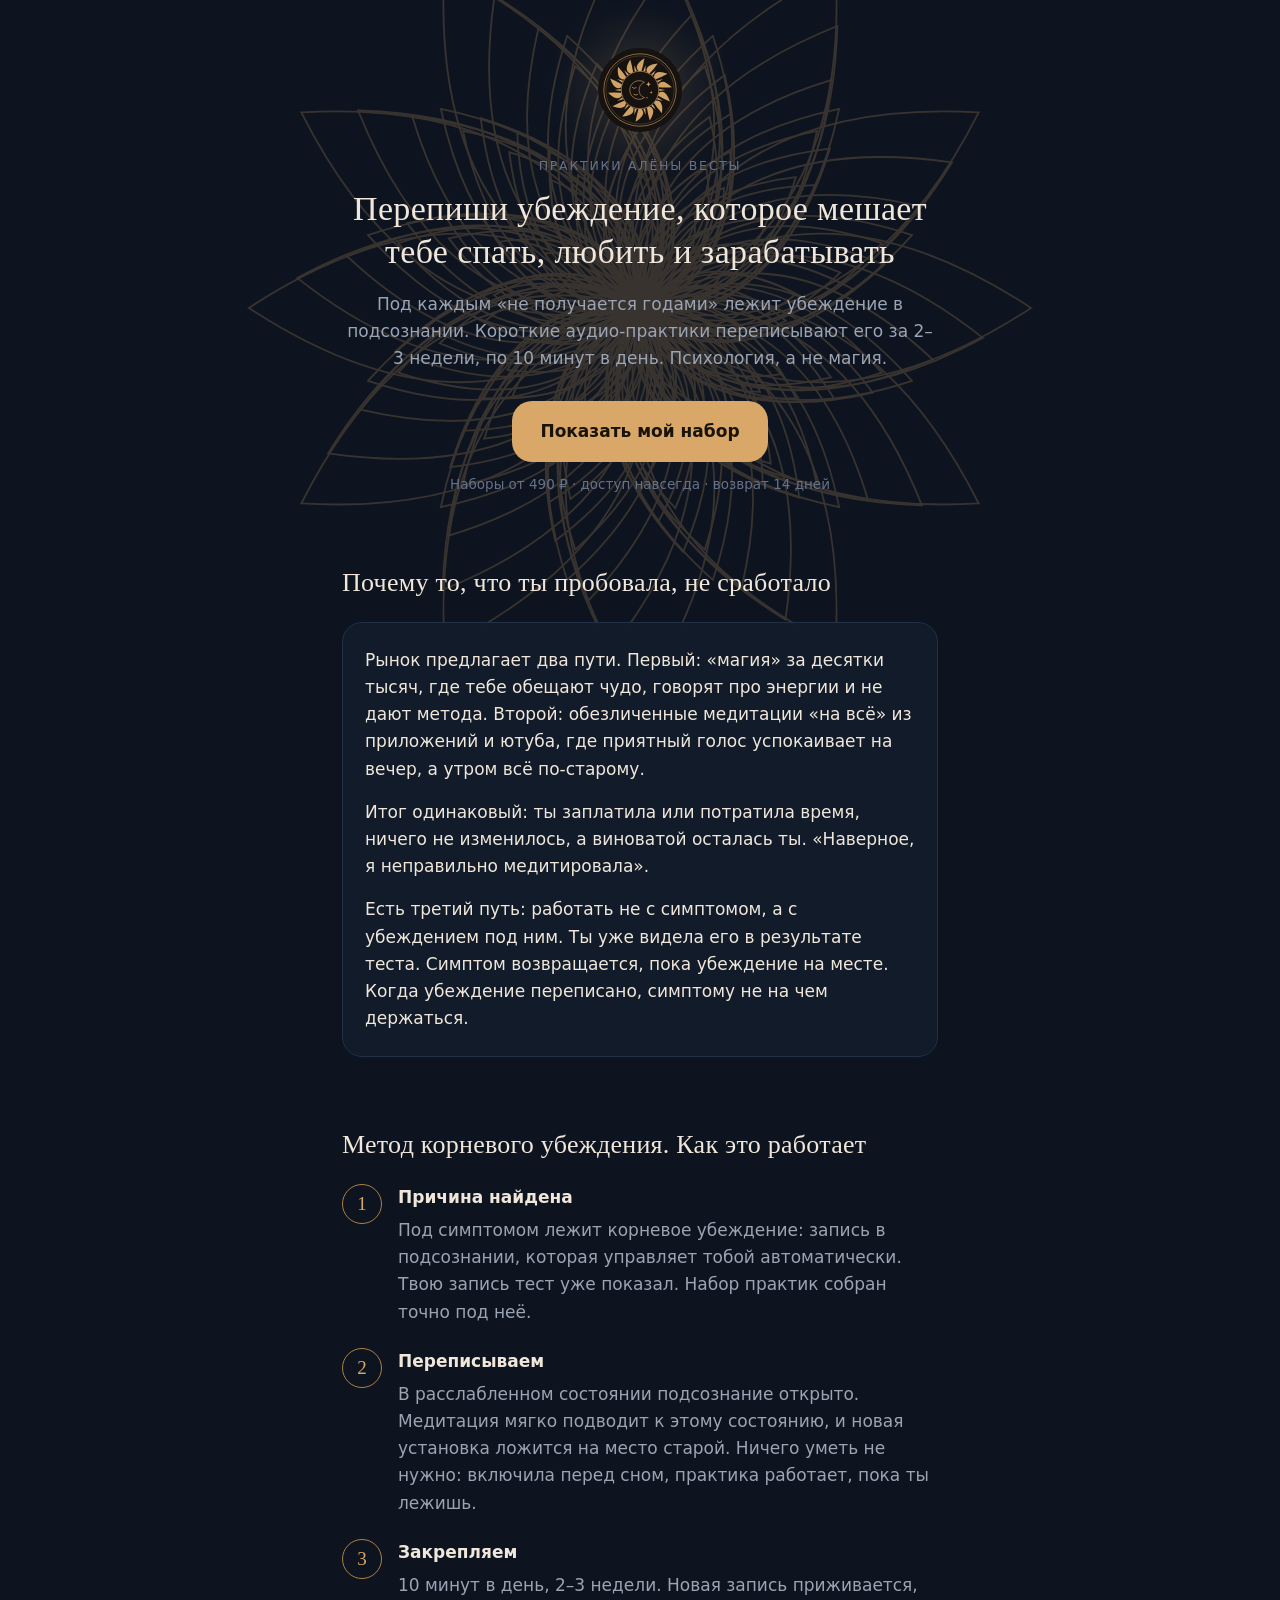
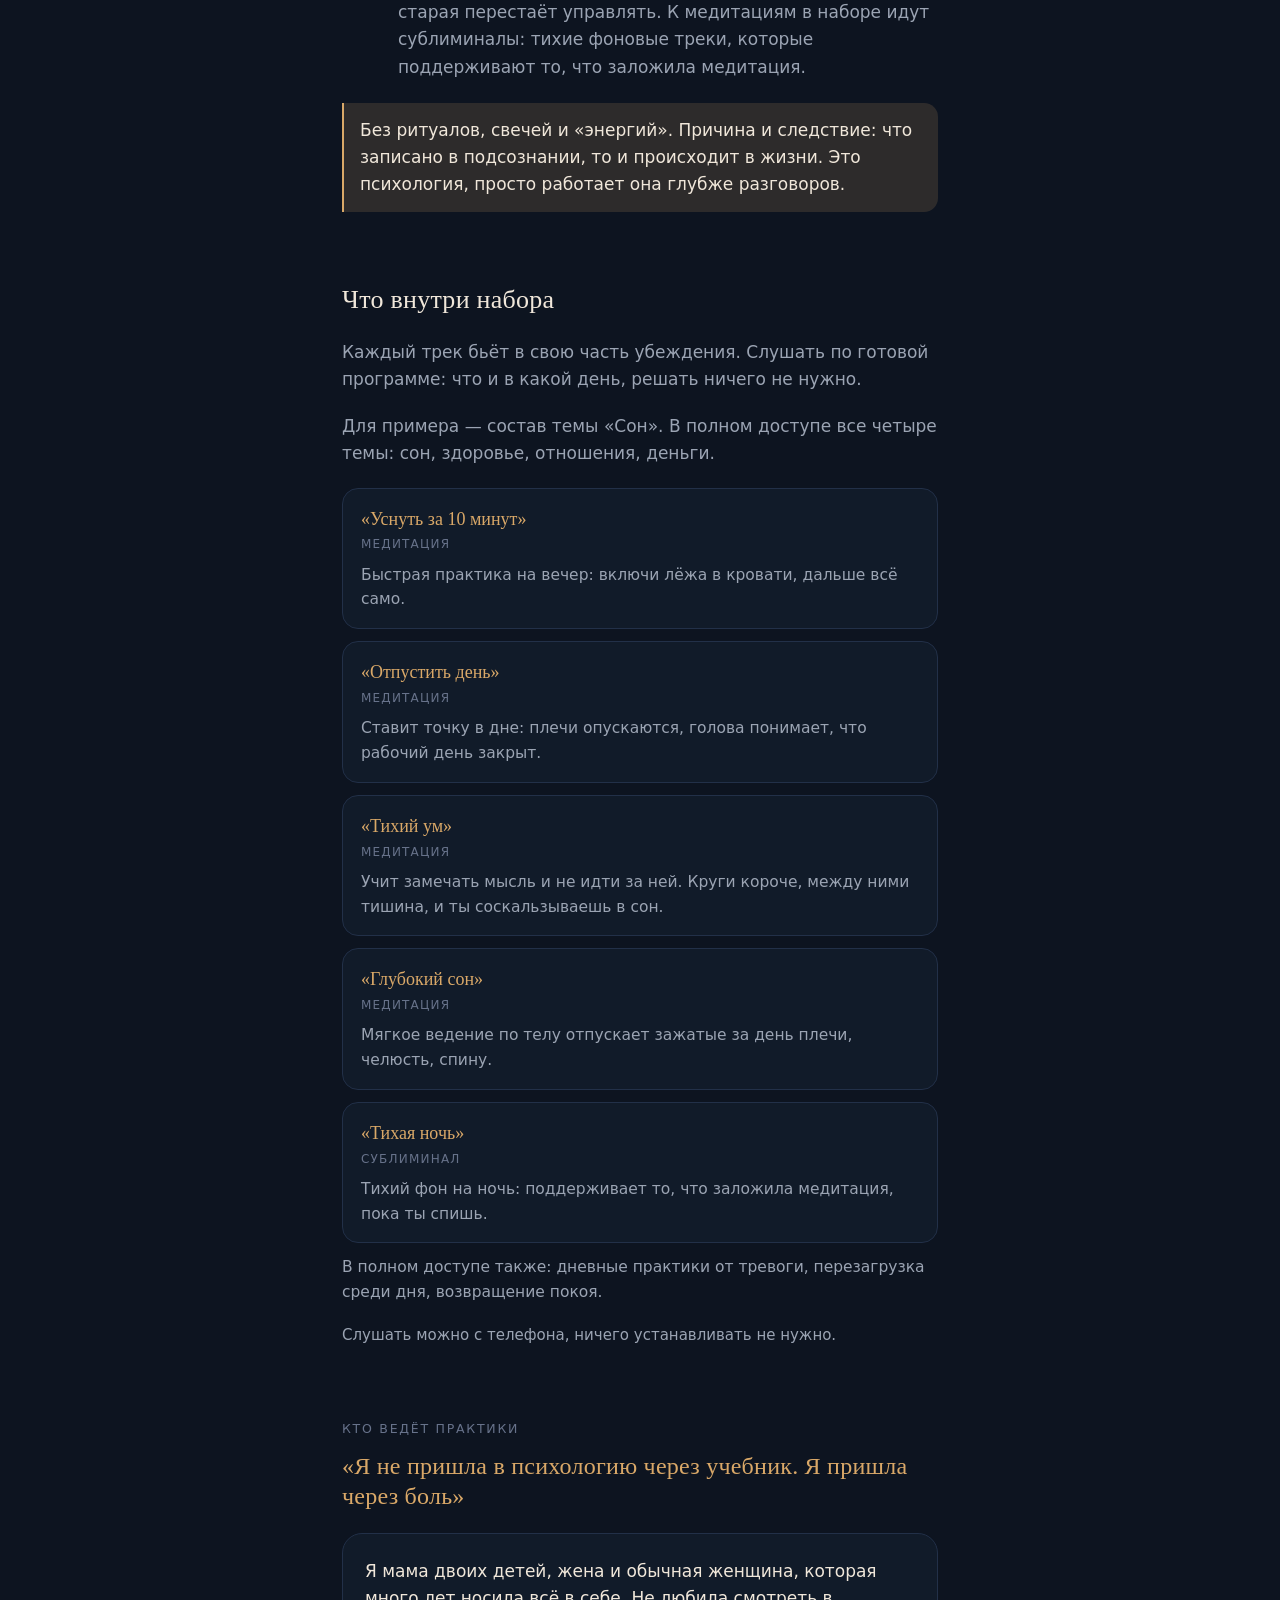
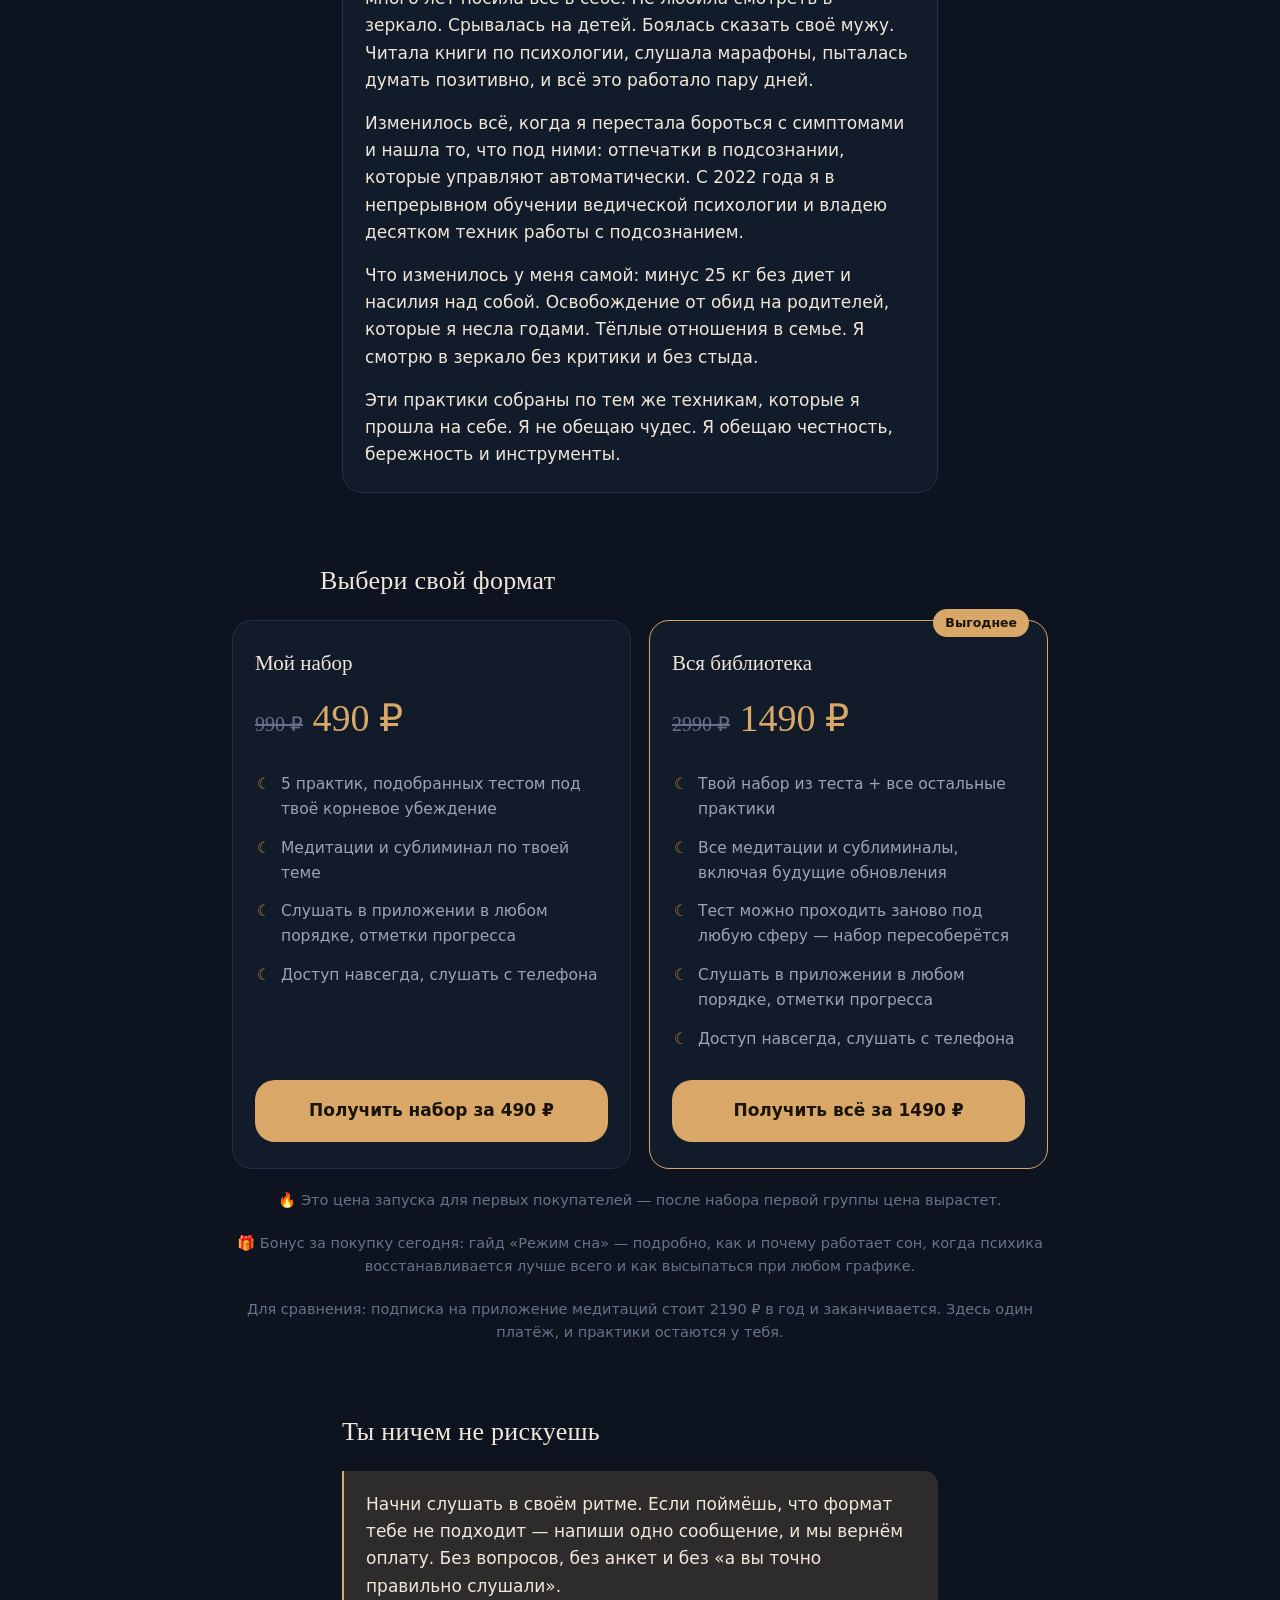
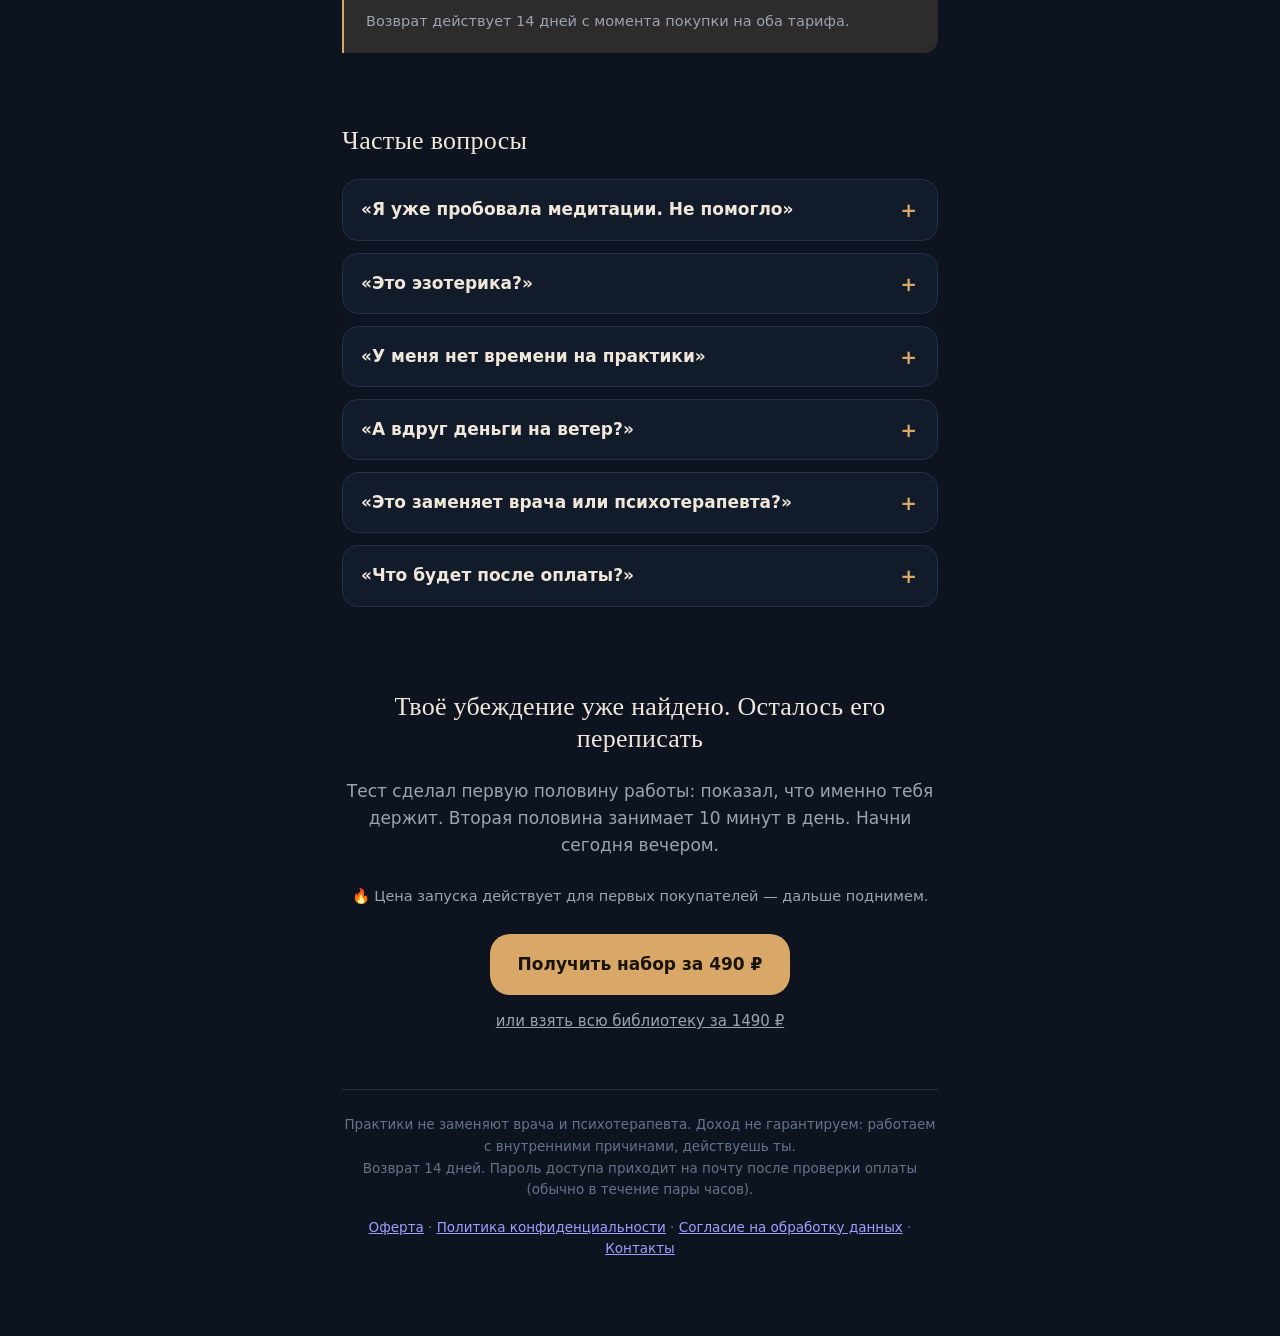
<file: nabor/index.html>
<!DOCTYPE html>
<html lang="ru">
<head>
<meta charset="utf-8">
<meta name="viewport" content="width=device-width, initial-scale=1">
<meta name="theme-color" content="#0d1420">
<meta name="color-scheme" content="dark">
<title>Практики Алёны Весты — наборы медитаций от 490 ₽</title>
<meta name="description" content="Аудио-практики, которые переписывают корневое убеждение под симптомом. Психология, а не магия. Наборы от 490 ₽.">
<!-- Yandex.Metrika counter -->
<script type="text/javascript">
    (function(m,e,t,r,i,k,a){
        m[i]=m[i]||function(){(m[i].a=m[i].a||[]).push(arguments)};
        m[i].l=1*new Date();
        for (var j = 0; j < document.scripts.length; j++) {if (document.scripts[j].src === r) { return; }}
        k=e.createElement(t),a=e.getElementsByTagName(t)[0],k.async=1,k.src=r,a.parentNode.insertBefore(k,a)
    })(window, document,'script','https://mc.yandex.ru/metrika/tag.js?id=110967310', 'ym');
    ym(110967310, 'init', {ssr:true, webvisor:true, clickmap:true, ecommerce:"dataLayer", accurateTrackBounce:true, trackLinks:true});
</script>
<noscript><div><img src="https://mc.yandex.ru/watch/110967310" style="position:absolute; left:-9999px;" alt="" /></div></noscript>
<!-- /Yandex.Metrika counter -->
<style>
  :root {
    --bg: #0d1420;
    --surface: rgba(19, 28, 43, 0.93);
    --surface-2: #182335;
    --line: #223048;
    --ink: #f0e7da;
    --ink-dim: #9ba4b3;
    --ink-faint: #67728a;
    --amber: #d9a868;
    --amber-deep: #b07f43;
    --amber-glow: rgba(217, 168, 104, 0.16);
    --radius: 20px;
    --font-display: Georgia, 'Times New Roman', serif;
    --font-body: 'Segoe UI', system-ui, -apple-system, Roboto, sans-serif;
  }

  * { margin: 0; padding: 0; box-sizing: border-box; }
  html { -webkit-text-size-adjust: 100%; scroll-behavior: smooth; }

  body {
    background: var(--bg);
    color: var(--ink);
    font-family: var(--font-body);
    font-size: 17px;
    line-height: 1.6;
  }

  body::before {
    content: '';
    position: fixed;
    inset: 0;
    z-index: -1;
    /* Один слой «цвет + картинка» (как в app-v2 и full.html): многослойный фон с
       linear-gradient встроенный браузер Xiaomi/Mi отрисовывал серым. Затемнение уже
       вшито в сам bg.svg (тёмная подложка #0d1420), поэтому overlay-градиент не нужен. */
    background: var(--bg) url('bg.svg') center / cover no-repeat;
  }

  .col {
    max-width: 640px;
    margin: 0 auto;
    padding: 0 22px;
  }

  section { padding: 72px 0 0; }
  section:last-of-type { padding-bottom: 40px; }

  h1, h2 {
    font-family: var(--font-display);
    font-weight: 400;
    letter-spacing: 0.01em;
    line-height: 1.25;
  }
  h1 { font-size: 34px; }
  h2 { font-size: 26px; margin-bottom: 22px; }

  .eyebrow {
    font-size: 12.5px;
    letter-spacing: 0.14em;
    text-transform: uppercase;
    color: var(--ink-faint);
    margin-bottom: 12px;
  }

  .card {
    background: var(--surface);
    border: 1px solid var(--line);
    border-radius: var(--radius);
    padding: 24px 22px;
    backdrop-filter: blur(8px);
  }
  .card p { margin-bottom: 16px; }
  .card p:last-child { margin-bottom: 0; }

  .dim { color: var(--ink-dim); }
  .small { font-size: 14.5px; }

  .btn {
    display: inline-block;
    background: var(--amber);
    color: #1a1408;
    border: none;
    border-radius: var(--radius);
    font-family: var(--font-body);
    font-size: 17px;
    font-weight: 600;
    padding: 17px 28px;
    cursor: pointer;
    text-align: center;
    text-decoration: none;
    transition: background 0.15s ease;
  }
  .btn:hover { background: #e4b87c; }
  .btn.wide { display: block; width: 100%; }

  /* ---- хиро ---- */
  .hero {
    text-align: center;
    padding-top: 48px;
  }
  .hero .logo {
    width: 84px;
    height: 84px;
    border-radius: 50%;
    margin: 0 auto 24px;
    box-shadow: 0 0 50px 14px var(--amber-glow);
  }
  .hero .logo img { width: 100%; height: 100%; border-radius: 50%; display: block; }
  .hero p.sub { margin: 18px 0 28px; color: var(--ink-dim); }
  .hero .note { margin-top: 12px; font-size: 13.5px; color: var(--ink-faint); }

  /* ---- метод ---- */
  .step { display: flex; gap: 16px; margin-bottom: 22px; }
  .step .num {
    flex: 0 0 40px;
    width: 40px; height: 40px;
    border: 1px solid var(--amber-deep);
    border-radius: 50%;
    color: var(--amber);
    font-family: var(--font-display);
    font-size: 19px;
    display: flex; align-items: center; justify-content: center;
  }
  .step h3 { font-size: 17px; font-weight: 600; margin-bottom: 6px; }
  .step p { color: var(--ink-dim); }

  .shield {
    background: var(--amber-glow);
    border-left: 2px solid var(--amber);
    border-radius: 0 14px 14px 0;
    padding: 14px 16px;
    margin-top: 8px;
    color: var(--ink);
  }

  /* ---- состав ---- */
  .sostav { display: none; }
  .sostav.active { display: block; }
  .track {
    background: var(--surface);
    border: 1px solid var(--line);
    border-radius: 16px;
    padding: 16px 18px;
    margin-bottom: 12px;
  }
  .track .name {
    font-family: var(--font-display);
    font-size: 18px;
    color: var(--amber);
  }
  .track .type {
    font-size: 12px;
    letter-spacing: 0.1em;
    text-transform: uppercase;
    color: var(--ink-faint);
    margin: 2px 0 8px;
  }
  .track p { color: var(--ink-dim); font-size: 15.5px; }
  .sostav .more { margin-top: 6px; color: var(--ink-dim); font-size: 15.5px; }
  .sostav-note, .sostav-intro { color: var(--ink-dim); margin-bottom: 20px; }
  .sostav-footer { margin-top: 18px; color: var(--ink-dim); font-size: 15px; }

  /* ---- Алёна ---- */
  .alena h2 { color: var(--amber); font-size: 24px; }

  /* ---- тарифы ---- */
  .plans { display: grid; gap: 18px; margin-top: 6px; }
  @media (min-width: 720px) {
    .plans { grid-template-columns: 1fr 1fr; }
    .col.wide-plans { max-width: 860px; }
  }
  .plan {
    background: var(--surface);
    border: 1px solid var(--line);
    border-radius: var(--radius);
    padding: 26px 22px;
    display: flex;
    flex-direction: column;
    position: relative;
  }
  .plan.featured { border-color: var(--amber); }
  .plan .badge {
    position: absolute;
    top: -12px; right: 18px;
    background: var(--amber);
    color: #1a1408;
    font-size: 12.5px;
    font-weight: 600;
    padding: 4px 12px;
    border-radius: 999px;
  }
  .plan .plan-name { font-family: var(--font-display); font-size: 21px; }
  .plan .price {
    font-family: var(--font-display);
    font-size: 38px;
    color: var(--amber);
    margin: 8px 0 16px;
  }
  .plan ul { list-style: none; margin-bottom: 22px; flex: 1; }
  .plan li {
    padding: 7px 0 7px 26px;
    position: relative;
    color: var(--ink-dim);
    font-size: 15.5px;
  }
  .plan li::before {
    content: '☾';
    position: absolute;
    left: 2px;
    color: var(--amber-deep);
  }
  .anchor-line { margin-top: 20px; color: var(--ink-faint); font-size: 14.5px; text-align: center; }

  /* ---- гарантия ---- */
  .guarantee {
    background: var(--amber-glow);
    border-left: 2px solid var(--amber);
    border-radius: 0 14px 14px 0;
    padding: 20px 22px;
  }
  .guarantee p { margin-bottom: 10px; }
  .guarantee .small { margin-bottom: 0; color: var(--ink-dim); }

  /* ---- FAQ ---- */
  details {
    background: var(--surface);
    border: 1px solid var(--line);
    border-radius: 16px;
    margin-bottom: 12px;
    padding: 0 18px;
  }
  summary {
    cursor: pointer;
    padding: 16px 0;
    font-weight: 600;
    list-style: none;
    position: relative;
    padding-right: 28px;
  }
  summary::-webkit-details-marker { display: none; }
  summary::after {
    content: '+';
    position: absolute;
    right: 2px; top: 14px;
    color: var(--amber);
    font-size: 20px;
  }
  details[open] summary::after { content: '−'; }
  details .answer { padding: 0 0 16px; color: var(--ink-dim); }

  /* ---- финал ---- */
  .final { text-align: center; }
  .final p { margin: 16px 0 26px; color: var(--ink-dim); }
  .final .alt { display: block; margin-top: 14px; color: var(--ink-dim); text-decoration: underline; font-size: 15px; }

  footer {
    margin-top: 56px;
    border-top: 1px solid var(--line);
    padding: 24px 0 36px;
    color: var(--ink-faint);
    font-size: 13.5px;
    text-align: center;
  }

  /* ---- появление при скролле ---- */
  .reveal { opacity: 0; transform: translateY(12px); transition: opacity 0.45s ease, transform 0.45s ease; }
  .reveal.shown { opacity: 1; transform: none; }

  @media (prefers-reduced-motion: reduce) {
    html { scroll-behavior: auto; }
    .reveal { opacity: 1; transform: none; transition: none; }
  }

  @media (max-width: 480px) {
    h1 { font-size: 28px; }
    h2 { font-size: 22px; }
    section { padding-top: 48px; }
    .plan .price { font-size: 32px; }
  }
</style>
</head>
<body>

<!-- Экран 1: хиро -->
<section class="hero">
  <div class="col">
    <div class="logo"><img src="logo.svg" alt="Алёна Веста"></div>
    <div class="eyebrow" id="hero-eyebrow">Практики Алёны Весты</div>
    <h1 id="hero-h1">Перепиши убеждение, которое мешает тебе спать, любить и зарабатывать</h1>
    <p class="sub" id="hero-sub">Под каждым «не получается годами» лежит убеждение в подсознании. Короткие аудио-практики переписывают его за 2–3 недели, по 10 минут в день. Психология, а не магия.</p>
    <a class="btn" href="#tarify">Показать мой набор</a>
    <div class="note">Наборы от 490 ₽ · доступ навсегда · возврат 14 дней</div>
  </div>
</section>

<!-- Экран 2: развилка рынка -->
<section class="reveal">
  <div class="col">
    <h2>Почему то, что ты пробовала, не сработало</h2>
    <div class="card">
      <p>Рынок предлагает два пути. Первый: «магия» за десятки тысяч, где тебе обещают чудо, говорят про энергии и не дают метода. Второй: обезличенные медитации «на всё» из приложений и ютуба, где приятный голос успокаивает на вечер, а утром всё по-старому.</p>
      <p>Итог одинаковый: ты заплатила или потратила время, ничего не изменилось, а виноватой осталась ты. «Наверное, я неправильно медитировала».</p>
      <p>Есть третий путь: работать не с симптомом, а с убеждением под ним. Ты уже видела его в результате теста. Симптом возвращается, пока убеждение на месте. Когда убеждение переписано, симптому не на чем держаться.</p>
    </div>
  </div>
</section>

<!-- Экран 3: метод -->
<section class="reveal">
  <div class="col">
    <h2>Метод корневого убеждения. Как это работает</h2>
    <div class="step">
      <div class="num">1</div>
      <div>
        <h3>Причина найдена</h3>
        <p>Под симптомом лежит корневое убеждение: запись в подсознании, которая управляет тобой автоматически. Твою запись тест уже показал. Набор практик собран точно под неё.</p>
      </div>
    </div>
    <div class="step">
      <div class="num">2</div>
      <div>
        <h3>Переписываем</h3>
        <p>В расслабленном состоянии подсознание открыто. Медитация мягко подводит к этому состоянию, и новая установка ложится на место старой. Ничего уметь не нужно: включила перед сном, практика работает, пока ты лежишь.</p>
      </div>
    </div>
    <div class="step">
      <div class="num">3</div>
      <div>
        <h3>Закрепляем</h3>
        <p>10 минут в день, 2–3 недели. Новая запись приживается, старая перестаёт управлять. К медитациям в наборе идут сублиминалы: тихие фоновые треки, которые поддерживают то, что заложила медитация.</p>
      </div>
    </div>
    <div class="shield">Без ритуалов, свечей и «энергий». Причина и следствие: что записано в подсознании, то и происходит в жизни. Это психология, просто работает она глубже разговоров.</div>
  </div>
</section>

<!-- Экран 4: состав -->
<section class="reveal">
  <div class="col">
    <h2 id="sostav-h2">Что внутри твоего набора</h2>
    <p class="sostav-intro">Каждый трек бьёт в свою часть убеждения. Слушать по готовой программе: что и в какой день, решать ничего не нужно.</p>
    <p class="sostav-note" id="sostav-note" hidden>Для примера — состав темы «Сон». В полном доступе все четыре темы: сон, здоровье, отношения, деньги.</p>

    <div class="sostav" data-theme="son">
      <div class="track"><div class="name">«Уснуть за 10 минут»</div><div class="type">Медитация</div><p>Быстрая практика на вечер: включи лёжа в кровати, дальше всё само.</p></div>
      <div class="track"><div class="name">«Отпустить день»</div><div class="type">Медитация</div><p>Ставит точку в дне: плечи опускаются, голова понимает, что рабочий день закрыт.</p></div>
      <div class="track"><div class="name">«Тихий ум»</div><div class="type">Медитация</div><p>Учит замечать мысль и не идти за ней. Круги короче, между ними тишина, и ты соскальзываешь в сон.</p></div>
      <div class="track"><div class="name">«Глубокий сон»</div><div class="type">Медитация</div><p>Мягкое ведение по телу отпускает зажатые за день плечи, челюсть, спину.</p></div>
      <div class="track"><div class="name">«Тихая ночь»</div><div class="type">Сублиминал</div><p>Тихий фон на ночь: поддерживает то, что заложила медитация, пока ты спишь.</p></div>
      <p class="more">В полном доступе также: дневные практики от тревоги, перезагрузка среди дня, возвращение покоя.</p>
    </div>

    <div class="sostav" data-theme="zdorovie">
      <div class="track"><div class="name">«Снять тревогу за 10 минут»</div><div class="type">Медитация</div><p>Выключает внутреннюю пружину за 10 минут, не дожидаясь вечера.</p></div>
      <div class="track"><div class="name">«Вернуть себе покой»</div><div class="type">Медитация</div><p>Возвращает в спокойное состояние, из которого тело начинает восстанавливаться.</p></div>
      <div class="track"><div class="name">«Снижение стресса»</div><div class="type">Сублиминал</div><p>Тихие настройки под музыкой: включаешь фоном, пока занимаешься делами.</p></div>
      <div class="track"><div class="name">«Абсолютное спокойствие»</div><div class="type">Сублиминал</div><p>Держит ровный фон в течение дня и снимает привычное напряжение.</p></div>
      <div class="track"><div class="name">«Высокая самооценка»</div><div class="type">Сублиминал</div><p>День за днём укладывает новое отношение к себе и своему телу.</p></div>
      <p class="more">Точный состав подбирает тест под твоё убеждение. Тематические медитации для тела уже готовятся: в «Всей библиотеке» они появятся автоматически.</p>
    </div>

    <div class="sostav" data-theme="otnosheniya">
      <div class="track"><div class="name">«Вернуть себе покой»</div><div class="type">Медитация</div><p>Успокаивает внутреннего критика: из ровного состояния легче не сваливаться в старую реакцию.</p></div>
      <div class="track"><div class="name">«Тихий ум»</div><div class="type">Медитация</div><p>Учит замечать мысль «опять я виновата» и не идти за ней.</p></div>
      <div class="track"><div class="name">«Высокая самооценка»</div><div class="type">Сублиминал</div><p>Тихие настройки самоценности под музыкой, фоном.</p></div>
      <div class="track"><div class="name">«Любовь и гармоничные отношения»</div><div class="type">Сублиминал</div><p>Открывает доверие и близость без заслуживания.</p></div>
      <div class="track"><div class="name">«Магнетизм любви»</div><div class="type">Сублиминал</div><p>Поддерживает новое самоощущение: тебя можно любить просто так.</p></div>
      <p class="more">Точный состав подбирает тест под твоё убеждение. Тематические медитации (проработка отношений с мамой и папой, «Простить себя») уже готовятся: в «Всей библиотеке» они появятся автоматически.</p>
    </div>

    <div class="sostav" data-theme="dengi">
      <div class="track"><div class="name">«Перезагрузка среди дня»</div><div class="type">Медитация</div><p>Снимает напряжение, в котором принимаются старые денежные решения.</p></div>
      <div class="track"><div class="name">«Тихий ум»</div><div class="type">Медитация</div><p>Учит не идти за мыслью «да куда мне столько», когда она включается.</p></div>
      <div class="track"><div class="name">«Деньги и изобилие»</div><div class="type">Сублиминал</div><p>Тихие настройки под музыкой: новая планка дохода ложится фоном, день за днём.</p></div>
      <div class="track"><div class="name">«Уверенность в себе»</div><div class="type">Сублиминал</div><p>Опора внутри, из которой спокойно называешь полную цену.</p></div>
      <div class="track"><div class="name">«Высокая самооценка»</div><div class="type">Сублиминал</div><p>Держит ощущение своей ценности, из которого растёт цена твоей работы.</p></div>
      <p class="more">Точный состав подбирает тест под твоё убеждение. Тематические медитации («Разрешить себе больше», «Деньги без вины») уже готовятся: в «Всей библиотеке» они появятся автоматически.</p>
    </div>

    <p class="sostav-footer">Слушать можно с телефона, ничего устанавливать не нужно.</p>
  </div>
</section>

<!-- Экран 5: Алёна -->
<section class="reveal alena">
  <div class="col">
    <div class="eyebrow">Кто ведёт практики</div>
    <h2>«Я не пришла в психологию через учебник. Я пришла через боль»</h2>
    <div class="card">
      <p>Я мама двоих детей, жена и обычная женщина, которая много лет носила всё в себе. Не любила смотреть в зеркало. Срывалась на детей. Боялась сказать своё мужу. Читала книги по психологии, слушала марафоны, пыталась думать позитивно, и всё это работало пару дней.</p>
      <p>Изменилось всё, когда я перестала бороться с симптомами и нашла то, что под ними: отпечатки в подсознании, которые управляют автоматически. С 2022 года я в непрерывном обучении ведической психологии и владею десятком техник работы с подсознанием.</p>
      <p>Что изменилось у меня самой: минус 25 кг без диет и насилия над собой. Освобождение от обид на родителей, которые я несла годами. Тёплые отношения в семье. Я смотрю в зеркало без критики и без стыда.</p>
      <p>Эти практики собраны по тем же техникам, которые я прошла на себе. Я не обещаю чудес. Я обещаю честность, бережность и инструменты.</p>
    </div>
  </div>
</section>

<!-- Экран 6: тарифы -->
<section class="reveal" id="tarify">
  <div class="col wide-plans">
    <div class="col" style="padding:0">
      <h2>Выбери свой формат</h2>
    </div>
    <div class="plans">
      <div class="plan" id="plan-my">
        <div class="plan-name">Мой набор</div>
        <div class="price"><s style="color:#67728a;font-size:20px">990 ₽</s> 490 ₽</div>
        <ul>
          <li id="plan1-theme">5 практик, подобранных тестом под твоё корневое убеждение</li>
          <li>Медитации и сублиминал по твоей теме</li>
          <li>Слушать в приложении в любом порядке, отметки прогресса</li>
          <li>Доступ навсегда, слушать с телефона</li>
        </ul>
        <a class="btn wide" id="btn-500" href="#">Получить набор за 490 ₽</a>
      </div>
      <div class="plan featured" id="plan-full">
        <div class="badge">Выгоднее</div>
        <div class="plan-name">Вся библиотека</div>
        <div class="price"><s style="color:#67728a;font-size:20px">2990 ₽</s> 1490 ₽</div>
        <ul>
          <li>Твой набор из теста + все остальные практики</li>
          <li>Все медитации и сублиминалы, включая будущие обновления</li>
          <li>Тест можно проходить заново под любую сферу — набор пересоберётся</li>
          <li>Слушать в приложении в любом порядке, отметки прогресса</li>
          <li>Доступ навсегда, слушать с телефона</li>
        </ul>
        <a class="btn wide" id="btn-1500" href="#">Получить всё за 1490 ₽</a>
      </div>
    </div>
    <p class="anchor-line">🔥 Это цена запуска для первых покупателей — после набора первой группы цена вырастет.</p>
    <p class="anchor-line" id="bonus-line">🎁 Бонус за покупку сегодня: гайд «Режим сна» — подробно, как и почему работает сон, когда психика восстанавливается лучше всего и как высыпаться при любом графике.</p>
    <p class="anchor-line">Для сравнения: подписка на приложение медитаций стоит 2190 ₽ в год и заканчивается. Здесь один платёж, и практики остаются у тебя.</p>
  </div>
</section>

<!-- Экран 7: гарантия -->
<section class="reveal">
  <div class="col">
    <h2>Ты ничем не рискуешь</h2>
    <div class="guarantee">
      <p>Начни слушать в своём ритме. Если поймёшь, что формат тебе не подходит — напиши одно сообщение, и мы вернём оплату. Без вопросов, без анкет и без «а вы точно правильно слушали».</p>
      <p class="small">Возврат действует 14 дней с момента покупки на оба тарифа.</p>
    </div>
  </div>
</section>

<!-- Экран 8: FAQ -->
<section class="reveal">
  <div class="col">
    <h2>Частые вопросы</h2>
    <details>
      <summary>«Я уже пробовала медитации. Не помогло»</summary>
      <div class="answer">Обычные медитации успокаивают симптом: полежала, подышала, стало легче на вечер. Здесь другая работа: практики переписывают убеждение, из-за которого симптом возвращается. А если решишь, что формат не твой — в течение 14 дней вернём деньги одним сообщением.</div>
    </details>
    <details>
      <summary>«Это эзотерика?»</summary>
      <div class="answer">Нет. Никаких свечей, ритуалов и «энергий». Причина и следствие: что записано в подсознании, то и повторяется в жизни. Меняем запись, меняется результат. Психология, а не магия.</div>
    </details>
    <details>
      <summary>«У меня нет времени на практики»</summary>
      <div class="answer">10 минут в день, лёжа, перед сном. Ты и так лежишь и крутишь мысли. Практика занимает то же время, только с пользой.</div>
    </details>
    <details>
      <summary>«А вдруг деньги на ветер?»</summary>
      <div class="answer">Вход 490 ₽ — дешевле одного похода в кофейню с десертом — и возврат в течение 14 дней одним сообщением. Мы убрали риск, насколько это вообще возможно.</div>
    </details>
    <details>
      <summary>«Это заменяет врача или психотерапевта?»</summary>
      <div class="answer">Нет. Если что-то болит или тяжело клинически, сначала к врачу. Практики работают с тем, что живёт рядом с любым диагнозом и без него: со стрессом, напряжением и отношением к себе. И мы не обещаем доход: убираем внутренний тормоз, а работаешь и растёшь ты сама.</div>
    </details>
    <details>
      <summary>«Что будет после оплаты?»</summary>
      <div class="answer">После оплаты на почту, которую ты укажешь в форме, придёт пароль. Вводишь его в приложении — и практики открываются. Если что-то не работает, напиши нам, поможем руками.</div>
    </details>
  </div>
</section>

<!-- Экран 9: финал -->
<section class="reveal final">
  <div class="col">
    <h2>Твоё убеждение уже найдено. Осталось его переписать</h2>
    <p id="final-p">Тест сделал первую половину работы: показал, что именно тебя держит. Вторая половина занимает 10 минут в день. Начни сегодня вечером.</p>
    <p class="anchor-line">🔥 Цена запуска действует для первых покупателей — дальше поднимем.</p>
    <a class="btn" id="btn-final" href="#">Получить набор за 490 ₽</a>
    <a class="alt" id="btn-final-alt" href="#">или взять всю библиотеку за 1490 ₽</a>
    <footer>
      Практики не заменяют врача и психотерапевта. Доход не гарантируем: работаем с внутренними причинами, действуешь ты.<br>
      Возврат 14 дней. Пароль доступа приходит на почту после проверки оплаты (обычно в течение пары часов).
      <div style="margin-top:16px">
        <a href="../app-v2/legal/oferta.html">Оферта</a> ·
        <a href="../app-v2/legal/privacy.html">Политика конфиденциальности</a> ·
        <a href="../app-v2/legal/soglasie.html">Согласие на обработку данных</a> ·
        <a href="../app-v2/legal/kontakty.html">Контакты</a>
      </div>
    </footer>
  </div>
</section>

<script src="checkout.js"></script>
<script>
'use strict';

var THEMES = {
  son: {
    eyebrow: 'По результатам твоего теста',
    h1: 'Засыпай за 10 минут без снотворного, даже если медитации раньше не помогали',
    sub: 'Тест показал убеждение, из-за которого голова не выключается ночью. Короткие аудио-практики перед сном переписывают его за 2–3 недели, по 10 минут в день. Психология, а не магия.',
    plan1: 'Стартовый набор темы «Сон»',
    bonus: 'Бонус за покупку сегодня: гайд «Режим сна» — подробно, как и почему работает сон, когда психика восстанавливается лучше всего и как высыпаться при любом графике.',
    final: 'Тест сделал первую половину работы: показал, что именно держит твой сон. Вторая половина занимает 10 минут в день. Начни сегодня вечером.'
  },
  zdorovie: {
    eyebrow: 'По результатам твоего теста',
    h1: 'Верни себе силы, убрав не усталость, а её причину',
    sub: 'Тест показал убеждение, из-за которого ты живёшь в постоянном напряжении и на последнем месте у самой себя. Короткие аудио-практики переписывают его за 2–3 недели, по 10 минут в день. Психология, а не магия.',
    plan1: 'Стартовый набор темы «Здоровье и силы»',
    bonus: 'Бонус за покупку сегодня: гайд «Куда уходят силы» — почему усталость не лечится выходными, что съедает энергию незаметно и как возвращать её без жёстких режимов.',
    final: 'Тест сделал первую половину работы: показал, что именно съедает твои силы. Вторая половина занимает 10 минут в день. Начни сегодня вечером.'
  },
  otnosheniya: {
    eyebrow: 'По результатам твоего теста',
    h1: 'Тебя начинают ценить, когда меняется то, как ты относишься к себе',
    sub: 'Тест показал убеждение, из-за которого ты отдаёшь больше, чем получаешь. Короткие аудио-практики переписывают его за 2–3 недели, по 10 минут в день. И отношение к тебе меняется следом. Психология, а не магия.',
    plan1: 'Стартовый набор темы «Отношения»',
    bonus: 'Бонус за покупку сегодня: гайд «Близость без заслуживания» — как перестать зарабатывать любовь, что отвечать вместо «да» через силу и почему границы не рушат отношения.',
    final: 'Тест сделал первую половину работы: показал, что именно мешает твоим отношениям. Вторая половина занимает 10 минут в день. Начни сегодня вечером.'
  },
  dengi: {
    eyebrow: 'По результатам твоего теста',
    h1: 'Убери внутренний тормоз, который держит твой доход на одной планке',
    sub: 'Тест показал убеждение, из-за которого деньги не задерживаются и не растут. Короткие аудио-практики переписывают его за 2–3 недели, по 10 минут в день. Психология, а не магия.',
    plan1: 'Стартовый набор темы «Деньги»',
    bonus: 'Бонус за покупку сегодня: гайд «Денежный потолок» — откуда берётся внутренняя планка дохода, как она решает за тебя и с чего начать её поднимать.',
    final: 'Тест сделал первую половину работы: показал, что именно держит твои деньги. Вторая половина занимает 10 минут в день. Начни сегодня вечером.'
  }
};

var theme = new URLSearchParams(location.search).get('theme');
var t = THEMES[theme] || null;
var themeKey = t ? theme : 'son';

if (t) {
  document.getElementById('hero-eyebrow').textContent = t.eyebrow;
  document.getElementById('hero-h1').textContent = t.h1;
  document.getElementById('hero-sub').textContent = t.sub;
  document.getElementById('plan1-theme').textContent = t.plan1;
  document.getElementById('final-p').textContent = t.final;
} else {
  /* нейтральный заход: показываем состав «Сон» как пример */
  document.getElementById('sostav-note').hidden = false;
  document.getElementById('sostav-h2').textContent = 'Что внутри набора';
}

/* показать состав своей темы */
document.querySelectorAll('.sostav').forEach(function (el) {
  el.classList.toggle('active', el.getAttribute('data-theme') === themeKey);
});

/* бонус под тему (гайды: nabory/gaidy/) */
document.getElementById('bonus-line').textContent = '🎁 ' + THEMES[themeKey].bonus;

/* Кнопки покупки → своя модалка оформления (checkout.js). Тему передаём,
   чтобы попала в заявку и в письмо: видно, откуда пришёл человек. */
[['btn-500', 490], ['btn-1500', 1490], ['btn-final', 490], ['btn-final-alt', 1490]].forEach(function (pair) {
  var el = document.getElementById(pair[0]);
  if (!el) return;
  el.setAttribute('href', '#tarify');
  el.addEventListener('click', function (e) { e.preventDefault(); window.openCheckout(pair[1], themeKey); });
});

/* появление секций при скролле */
if (window.matchMedia('(prefers-reduced-motion: reduce)').matches) {
  document.querySelectorAll('.reveal').forEach(function (el) { el.classList.add('shown'); });
} else {
  var io = new IntersectionObserver(function (entries) {
    entries.forEach(function (e) {
      if (e.isIntersecting) { e.target.classList.add('shown'); io.unobserve(e.target); }
    });
  }, { threshold: 0.08 });
  document.querySelectorAll('.reveal').forEach(function (el) { io.observe(el); });
}
</script>
</body>
</html>
</file>
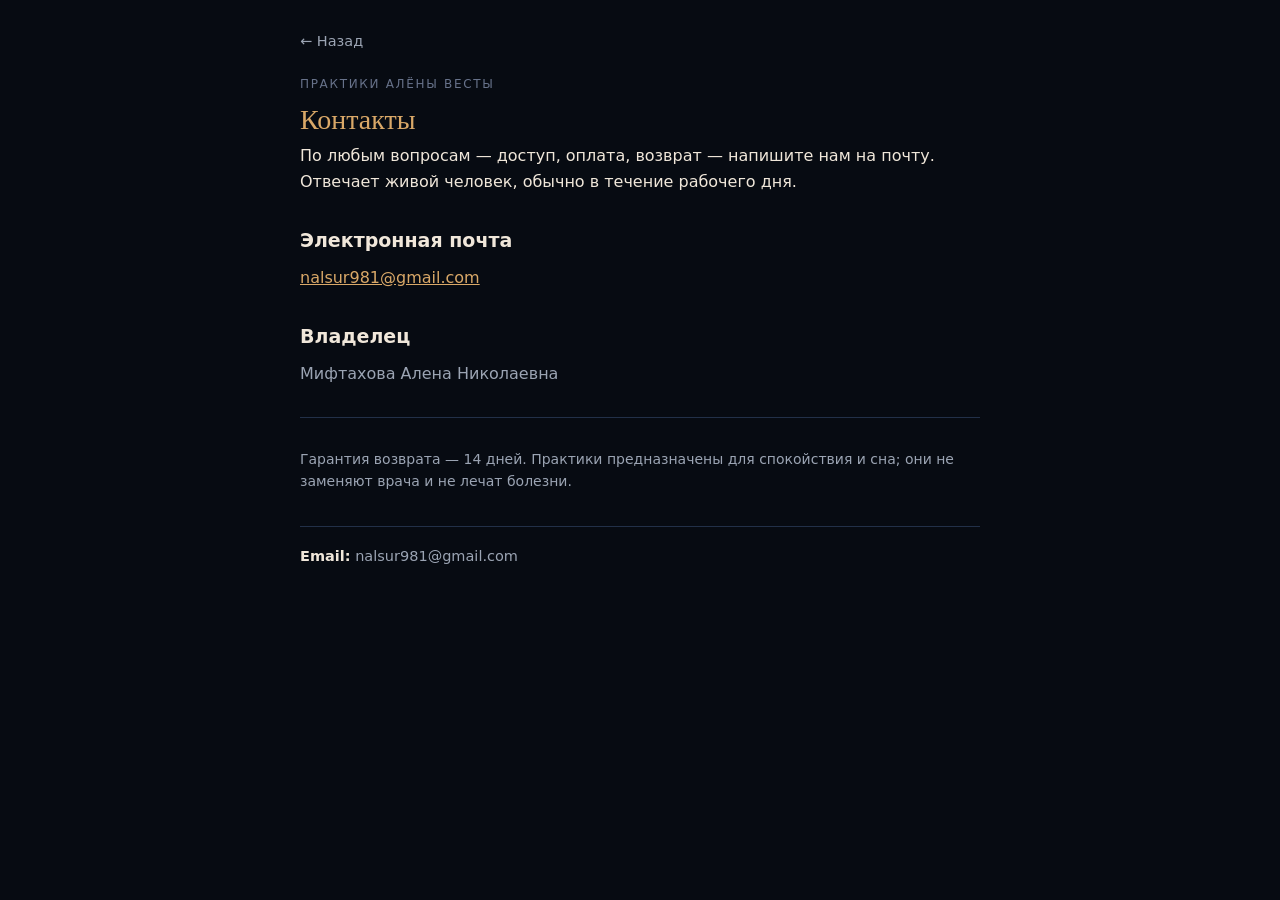
<file: legal/kontakty.html>
<!doctype html>
<html lang="ru">
<head>
<meta charset="utf-8">
<meta name="viewport" content="width=device-width, initial-scale=1">
<title>Контакты — Практики Алёны Весты</title>
<meta name="robots" content="noindex">
<link rel="stylesheet" href="legal.css">
</head>
<body>
<div class="wrap">
  <a class="back" href="javascript:history.back()">← Назад</a>

  <div class="eyebrow">Практики Алёны Весты</div>
  <h1>Контакты</h1>

  <p>По любым вопросам — доступ, оплата, возврат — напишите нам на почту. Отвечает живой
  человек, обычно в течение рабочего дня.</p>

  <h2>Электронная почта</h2>
  <p><a href="mailto:nalsur981@gmail.com">nalsur981@gmail.com</a></p>

  <h2>Владелец</h2>
  <p class="dim">Мифтахова Алена Николаевна</p>

  <hr>
  <p class="dim small">Гарантия возврата — 14 дней. Практики предназначены для спокойствия
  и сна; они не заменяют врача и не лечат болезни.</p>

  <div class="foot">
    <strong>Email:</strong> nalsur981@gmail.com
  </div>
</div>
</body>
</html>
</file>
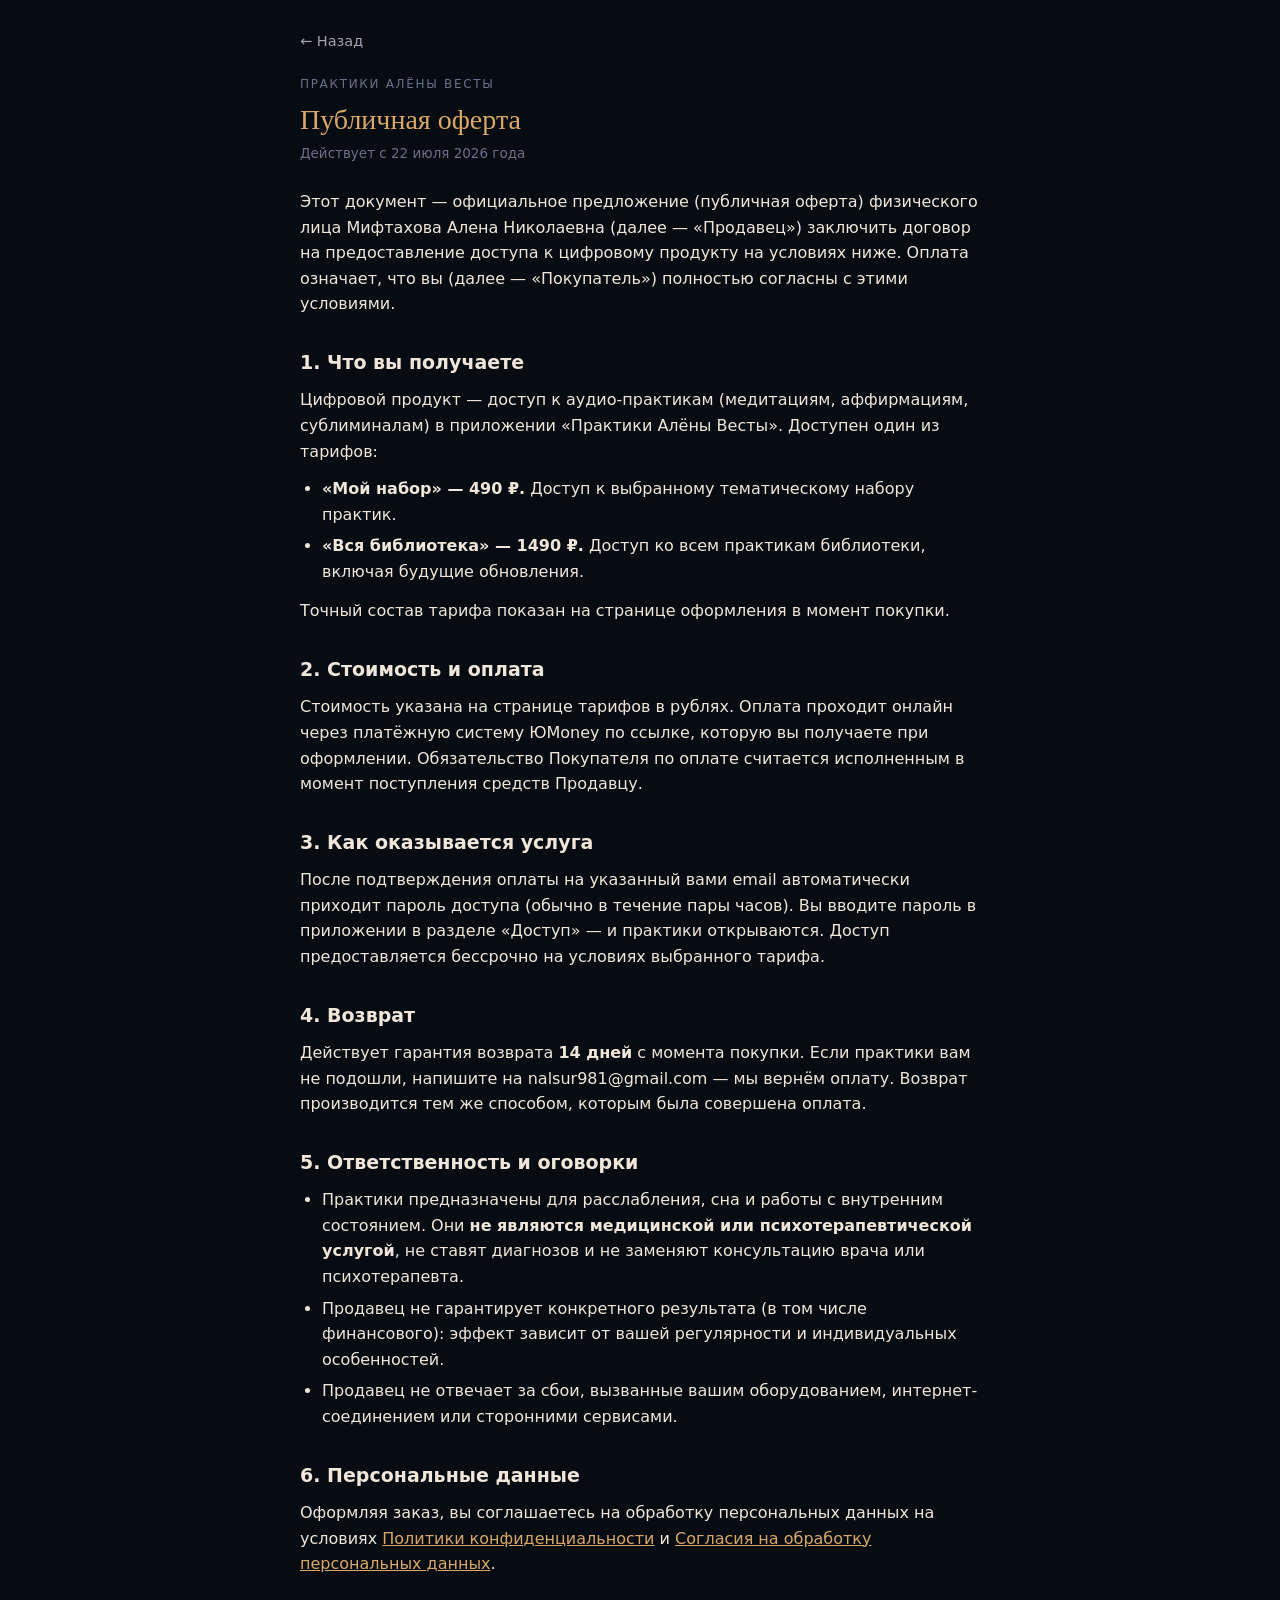
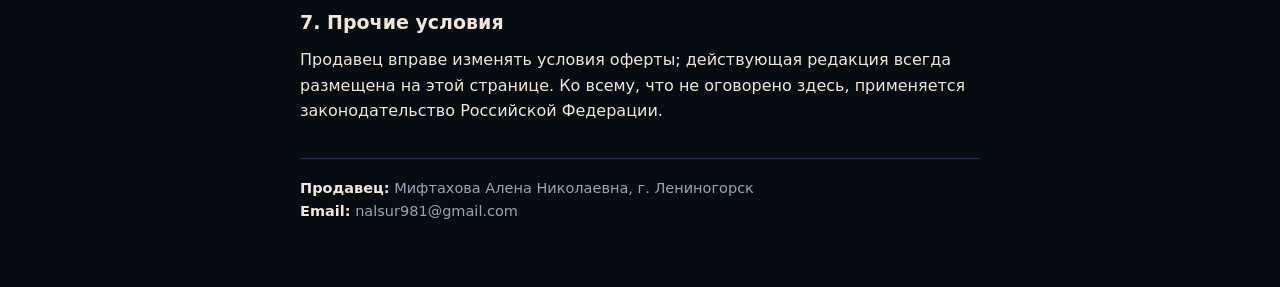
<file: legal/oferta.html>
<!doctype html>
<html lang="ru">
<head>
<meta charset="utf-8">
<meta name="viewport" content="width=device-width, initial-scale=1">
<title>Публичная оферта — Практики Алёны Весты</title>
<meta name="robots" content="noindex">
<link rel="stylesheet" href="legal.css">
</head>
<body>
<div class="wrap">
  <a class="back" href="javascript:history.back()">← Назад</a>

  <div class="eyebrow">Практики Алёны Весты</div>
  <h1>Публичная оферта</h1>
  <p class="updated">Действует с 22 июля 2026 года</p>

  <p>Этот документ — официальное предложение (публичная оферта) физического лица
  Мифтахова Алена Николаевна (далее — «Продавец») заключить договор на
  предоставление доступа к цифровому продукту на условиях ниже. Оплата означает, что вы
  (далее — «Покупатель») полностью согласны с этими условиями.</p>

  <h2>1. Что вы получаете</h2>
  <p>Цифровой продукт — доступ к аудио-практикам (медитациям, аффирмациям, сублиминалам)
  в приложении «Практики Алёны Весты». Доступен один из тарифов:</p>
  <ul>
    <li><strong>«Мой набор» — 490 ₽.</strong> Доступ к выбранному тематическому набору практик.</li>
    <li><strong>«Вся библиотека» — 1490 ₽.</strong> Доступ ко всем практикам библиотеки,
      включая будущие обновления.</li>
  </ul>
  <p>Точный состав тарифа показан на странице оформления в момент покупки.</p>

  <h2>2. Стоимость и оплата</h2>
  <p>Стоимость указана на странице тарифов в рублях. Оплата проходит онлайн через
  платёжную систему ЮMoney по ссылке, которую вы получаете при оформлении. Обязательство
  Покупателя по оплате считается исполненным в момент поступления средств Продавцу.</p>

  <h2>3. Как оказывается услуга</h2>
  <p>После подтверждения оплаты на указанный вами email автоматически приходит пароль
  доступа (обычно в течение пары часов). Вы вводите пароль в приложении в разделе «Доступ» —
  и практики открываются. Доступ предоставляется бессрочно на условиях выбранного тарифа.</p>

  <h2>4. Возврат</h2>
  <p>Действует гарантия возврата <strong>14 дней</strong> с момента покупки. Если практики
  вам не подошли, напишите на nalsur981@gmail.com — мы вернём оплату.
  Возврат производится тем же способом, которым была совершена оплата.</p>

  <h2>5. Ответственность и оговорки</h2>
  <ul>
    <li>Практики предназначены для расслабления, сна и работы с внутренним состоянием.
      Они <strong>не являются медицинской или психотерапевтической услугой</strong>, не
      ставят диагнозов и не заменяют консультацию врача или психотерапевта.</li>
    <li>Продавец не гарантирует конкретного результата (в том числе финансового): эффект
      зависит от вашей регулярности и индивидуальных особенностей.</li>
    <li>Продавец не отвечает за сбои, вызванные вашим оборудованием, интернет-соединением
      или сторонними сервисами.</li>
  </ul>

  <h2>6. Персональные данные</h2>
  <p>Оформляя заказ, вы соглашаетесь на обработку персональных данных на условиях
  <a href="privacy.html">Политики конфиденциальности</a> и
  <a href="soglasie.html">Согласия на обработку персональных данных</a>.</p>

  <h2>7. Прочие условия</h2>
  <p>Продавец вправе изменять условия оферты; действующая редакция всегда размещена на
  этой странице. Ко всему, что не оговорено здесь, применяется законодательство
  Российской Федерации.</p>

  <div class="foot">
    <strong>Продавец:</strong> Мифтахова Алена Николаевна, г. Лениногорск<br>
    <strong>Email:</strong> nalsur981@gmail.com
  </div>
</div>
</body>
</html>
</file>
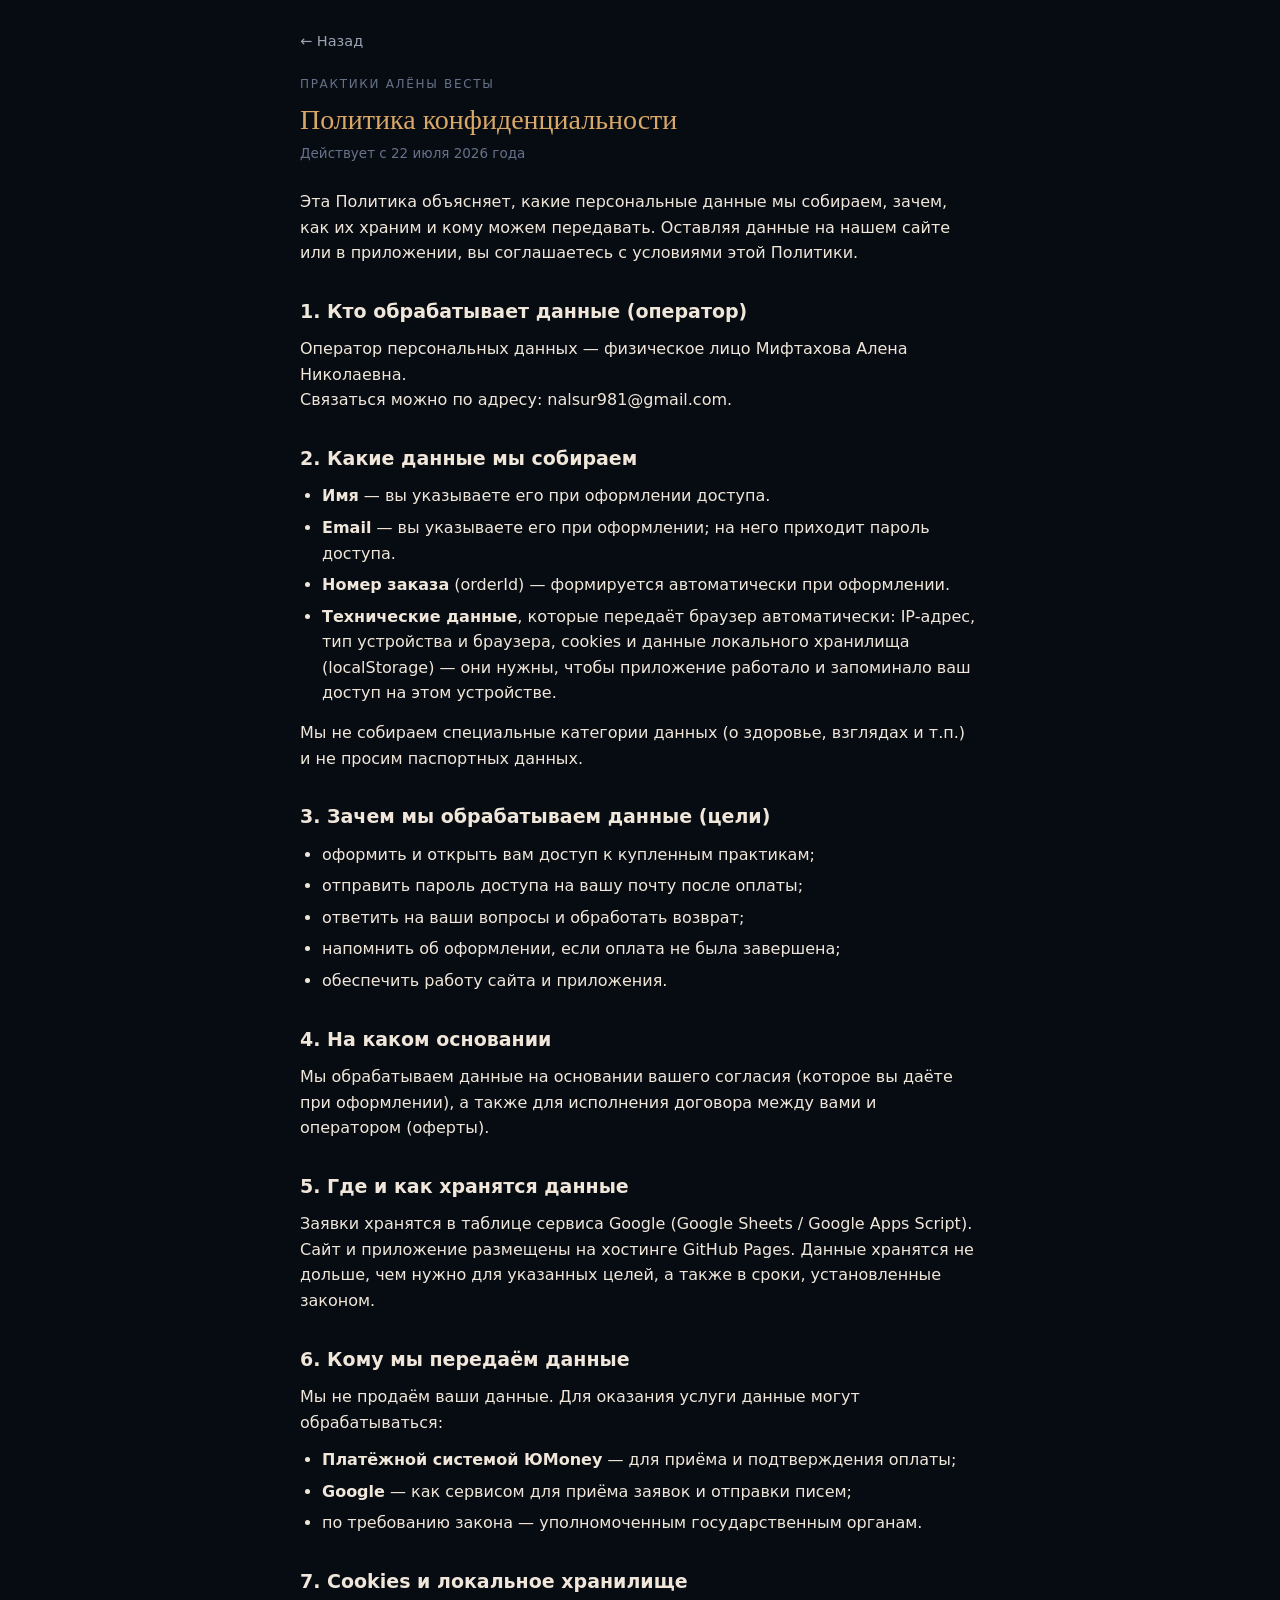
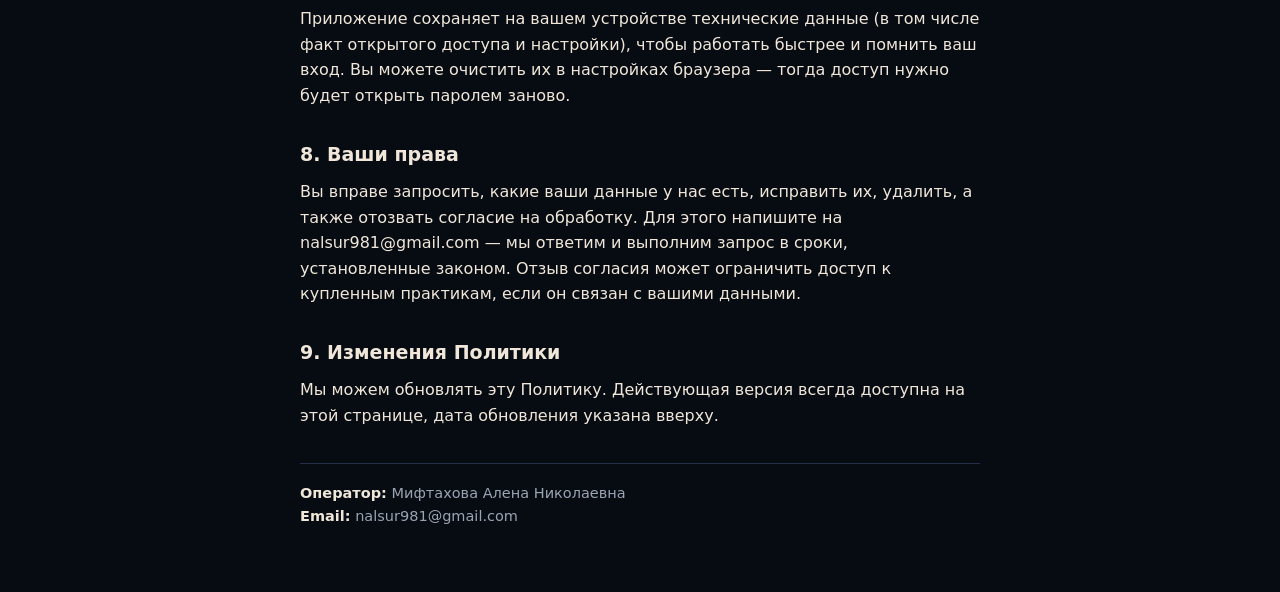
<file: legal/privacy.html>
<!doctype html>
<html lang="ru">
<head>
<meta charset="utf-8">
<meta name="viewport" content="width=device-width, initial-scale=1">
<title>Политика конфиденциальности — Практики Алёны Весты</title>
<meta name="robots" content="noindex">
<link rel="stylesheet" href="legal.css">
</head>
<body>
<div class="wrap">
  <a class="back" href="javascript:history.back()">← Назад</a>

  <div class="eyebrow">Практики Алёны Весты</div>
  <h1>Политика конфиденциальности</h1>
  <p class="updated">Действует с 22 июля 2026 года</p>

  <p>Эта Политика объясняет, какие персональные данные мы собираем, зачем, как их
  храним и кому можем передавать. Оставляя данные на нашем сайте или в приложении,
  вы соглашаетесь с условиями этой Политики.</p>

  <h2>1. Кто обрабатывает данные (оператор)</h2>
  <p>Оператор персональных данных — физическое лицо
  Мифтахова Алена Николаевна.<br>
  Связаться можно по адресу: nalsur981@gmail.com.</p>

  <h2>2. Какие данные мы собираем</h2>
  <ul>
    <li><strong>Имя</strong> — вы указываете его при оформлении доступа.</li>
    <li><strong>Email</strong> — вы указываете его при оформлении; на него приходит пароль доступа.</li>
    <li><strong>Номер заказа</strong> (orderId) — формируется автоматически при оформлении.</li>
    <li><strong>Технические данные</strong>, которые передаёт браузер автоматически: IP-адрес,
      тип устройства и браузера, cookies и данные локального хранилища (localStorage) —
      они нужны, чтобы приложение работало и запоминало ваш доступ на этом устройстве.</li>
  </ul>
  <p>Мы не собираем специальные категории данных (о здоровье, взглядах и т.п.) и не
  просим паспортных данных.</p>

  <h2>3. Зачем мы обрабатываем данные (цели)</h2>
  <ul>
    <li>оформить и открыть вам доступ к купленным практикам;</li>
    <li>отправить пароль доступа на вашу почту после оплаты;</li>
    <li>ответить на ваши вопросы и обработать возврат;</li>
    <li>напомнить об оформлении, если оплата не была завершена;</li>
    <li>обеспечить работу сайта и приложения.</li>
  </ul>

  <h2>4. На каком основании</h2>
  <p>Мы обрабатываем данные на основании вашего согласия (которое вы даёте при
  оформлении), а также для исполнения договора между вами и оператором (оферты).</p>

  <h2>5. Где и как хранятся данные</h2>
  <p>Заявки хранятся в таблице сервиса Google (Google Sheets / Google Apps Script).
  Сайт и приложение размещены на хостинге GitHub Pages. Данные хранятся не дольше,
  чем нужно для указанных целей, а также в сроки, установленные законом.</p>

  <h2>6. Кому мы передаём данные</h2>
  <p>Мы не продаём ваши данные. Для оказания услуги данные могут обрабатываться:</p>
  <ul>
    <li><strong>Платёжной системой ЮMoney</strong> — для приёма и подтверждения оплаты;</li>
    <li><strong>Google</strong> — как сервисом для приёма заявок и отправки писем;</li>
    <li>по требованию закона — уполномоченным государственным органам.</li>
  </ul>

  <h2>7. Cookies и локальное хранилище</h2>
  <p>Приложение сохраняет на вашем устройстве технические данные (в том числе факт
  открытого доступа и настройки), чтобы работать быстрее и помнить ваш вход. Вы можете
  очистить их в настройках браузера — тогда доступ нужно будет открыть паролем заново.</p>

  <h2>8. Ваши права</h2>
  <p>Вы вправе запросить, какие ваши данные у нас есть, исправить их, удалить, а также
  отозвать согласие на обработку. Для этого напишите на
  nalsur981@gmail.com — мы ответим и выполним запрос в сроки,
  установленные законом. Отзыв согласия может ограничить доступ к купленным практикам,
  если он связан с вашими данными.</p>

  <h2>9. Изменения Политики</h2>
  <p>Мы можем обновлять эту Политику. Действующая версия всегда доступна на этой странице,
  дата обновления указана вверху.</p>

  <div class="foot">
    <strong>Оператор:</strong> Мифтахова Алена Николаевна<br>
    <strong>Email:</strong> nalsur981@gmail.com
  </div>
</div>
</body>
</html>
</file>
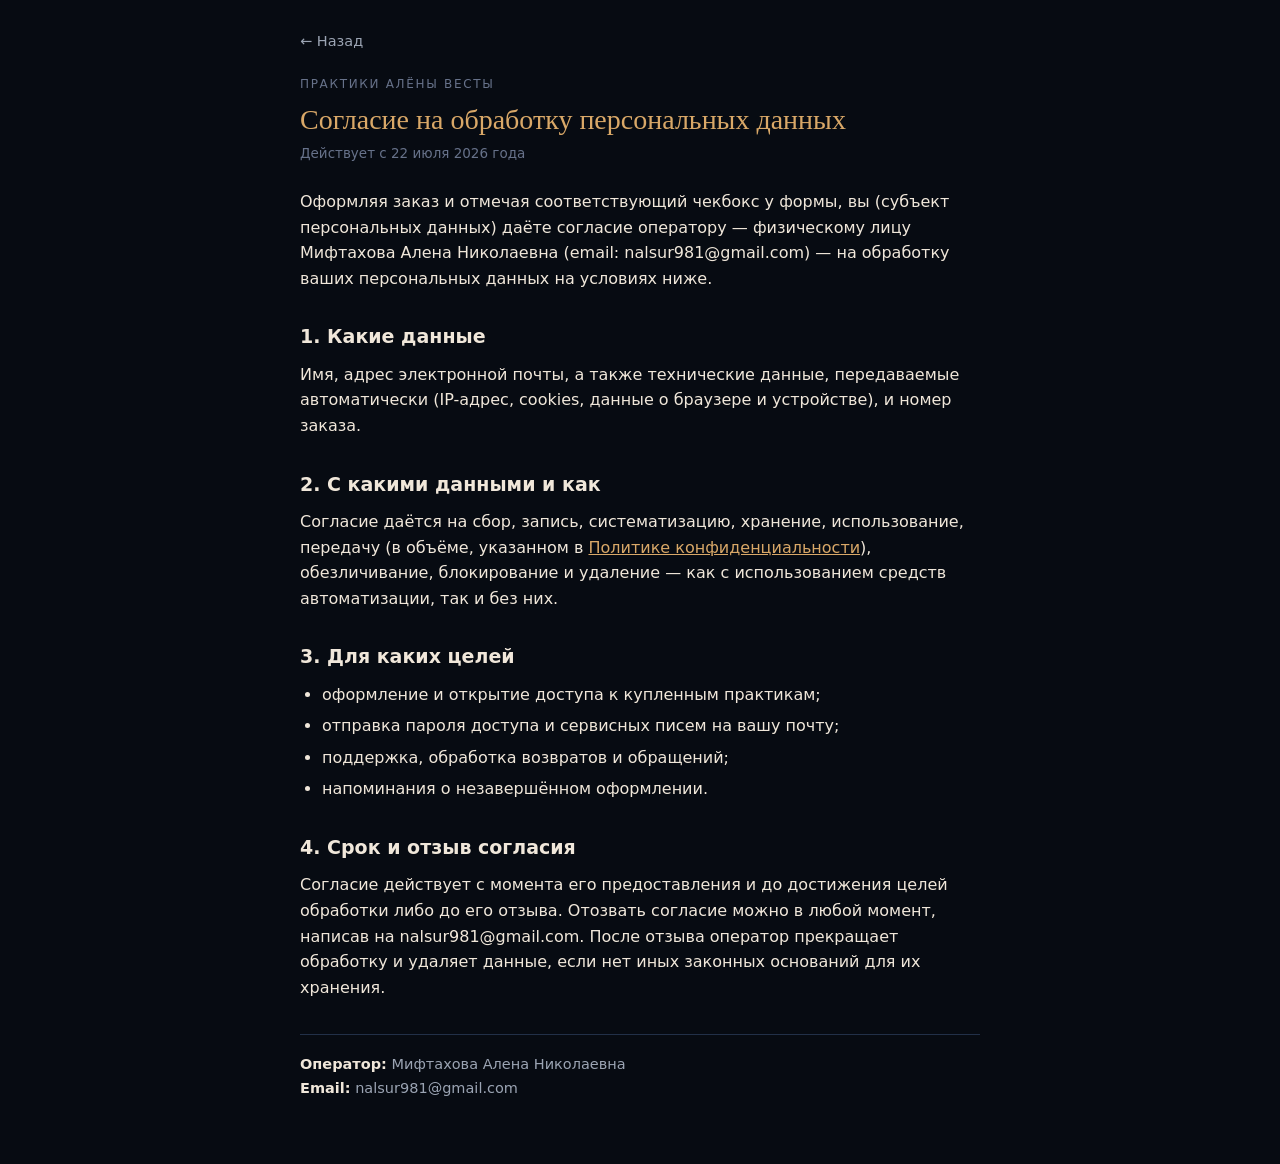
<file: legal/soglasie.html>
<!doctype html>
<html lang="ru">
<head>
<meta charset="utf-8">
<meta name="viewport" content="width=device-width, initial-scale=1">
<title>Согласие на обработку персональных данных — Практики Алёны Весты</title>
<meta name="robots" content="noindex">
<link rel="stylesheet" href="legal.css">
</head>
<body>
<div class="wrap">
  <a class="back" href="javascript:history.back()">← Назад</a>

  <div class="eyebrow">Практики Алёны Весты</div>
  <h1>Согласие на обработку персональных данных</h1>
  <p class="updated">Действует с 22 июля 2026 года</p>

  <p>Оформляя заказ и отмечая соответствующий чекбокс у формы, вы (субъект персональных
  данных) даёте согласие оператору — физическому лицу
  Мифтахова Алена Николаевна (email:
  nalsur981@gmail.com) — на обработку ваших персональных данных на
  условиях ниже.</p>

  <h2>1. Какие данные</h2>
  <p>Имя, адрес электронной почты, а также технические данные, передаваемые автоматически
  (IP-адрес, cookies, данные о браузере и устройстве), и номер заказа.</p>

  <h2>2. С какими данными и как</h2>
  <p>Согласие даётся на сбор, запись, систематизацию, хранение, использование, передачу
  (в объёме, указанном в <a href="privacy.html">Политике конфиденциальности</a>),
  обезличивание, блокирование и удаление — как с использованием средств автоматизации, так
  и без них.</p>

  <h2>3. Для каких целей</h2>
  <ul>
    <li>оформление и открытие доступа к купленным практикам;</li>
    <li>отправка пароля доступа и сервисных писем на вашу почту;</li>
    <li>поддержка, обработка возвратов и обращений;</li>
    <li>напоминания о незавершённом оформлении.</li>
  </ul>

  <h2>4. Срок и отзыв согласия</h2>
  <p>Согласие действует с момента его предоставления и до достижения целей обработки либо
  до его отзыва. Отозвать согласие можно в любой момент, написав на
  nalsur981@gmail.com. После отзыва оператор прекращает обработку и
  удаляет данные, если нет иных законных оснований для их хранения.</p>

  <div class="foot">
    <strong>Оператор:</strong> Мифтахова Алена Николаевна<br>
    <strong>Email:</strong> nalsur981@gmail.com
  </div>
</div>
</body>
</html>
</file>
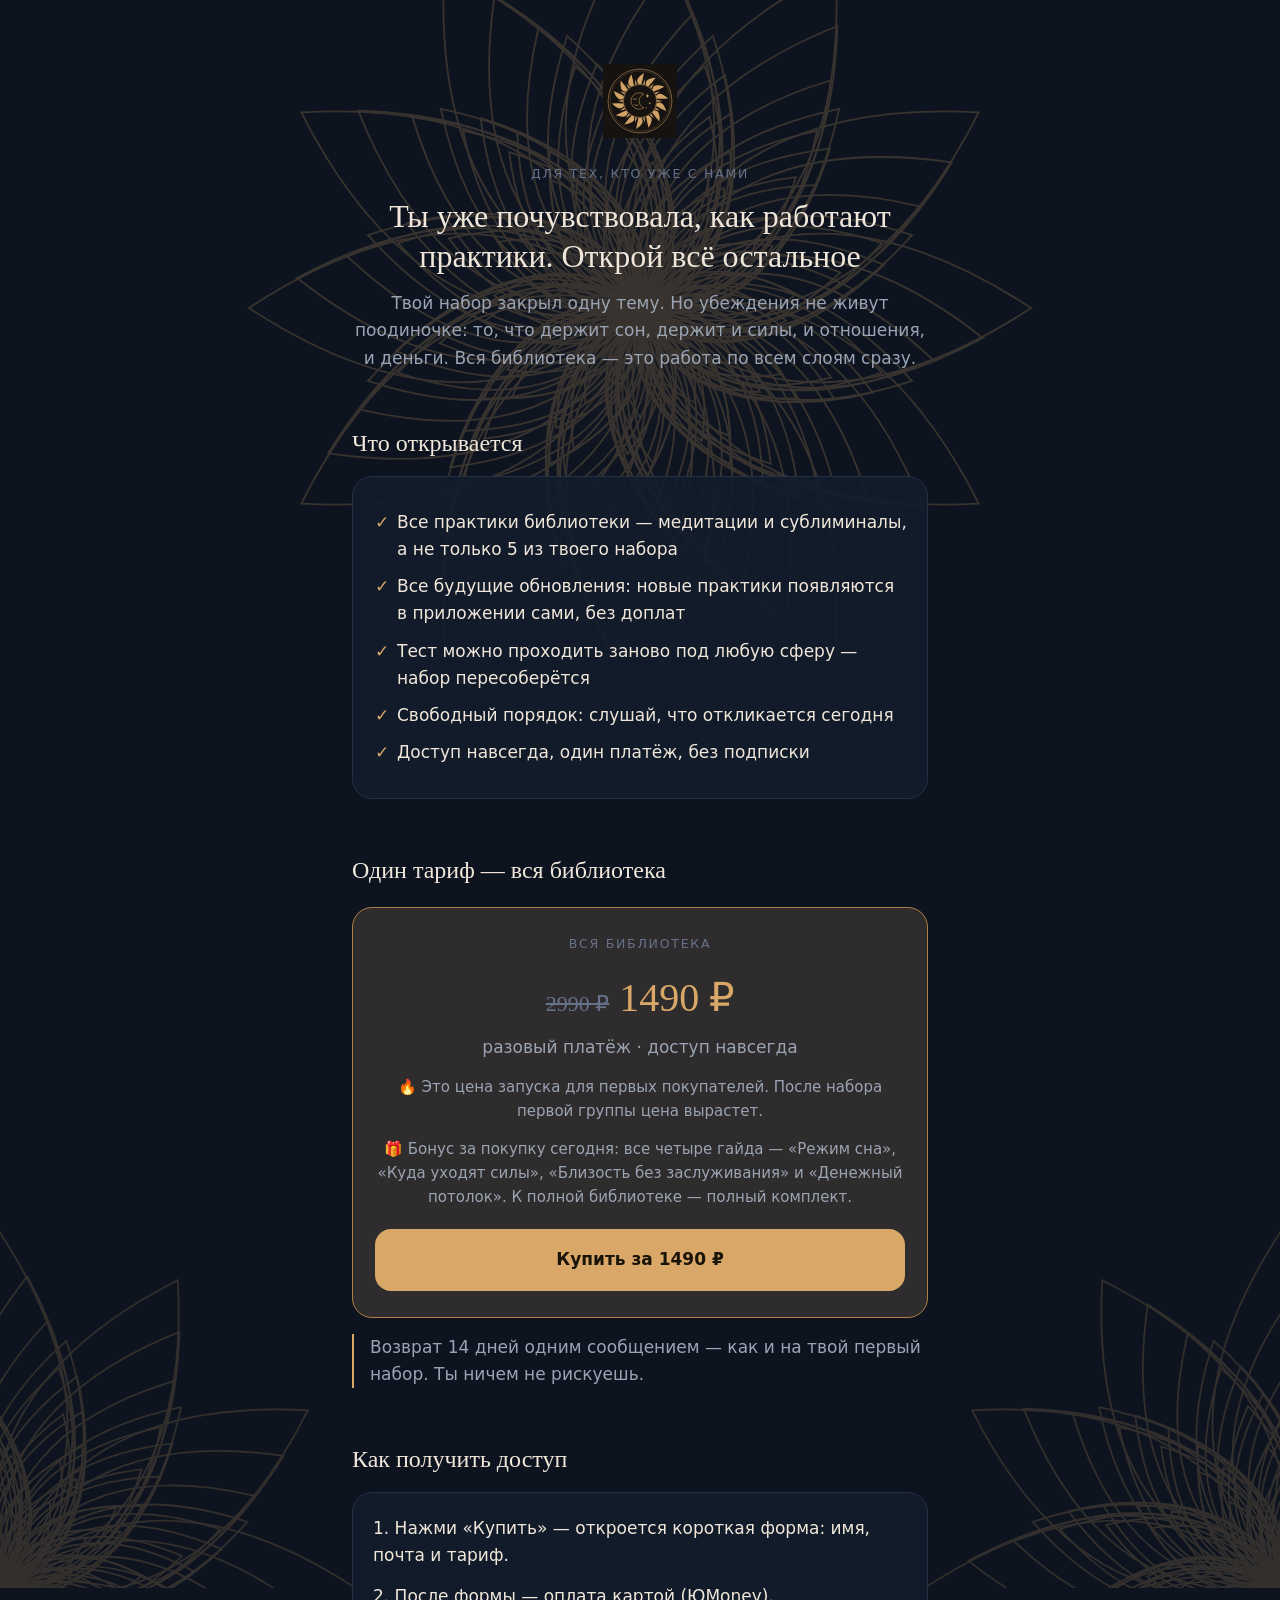
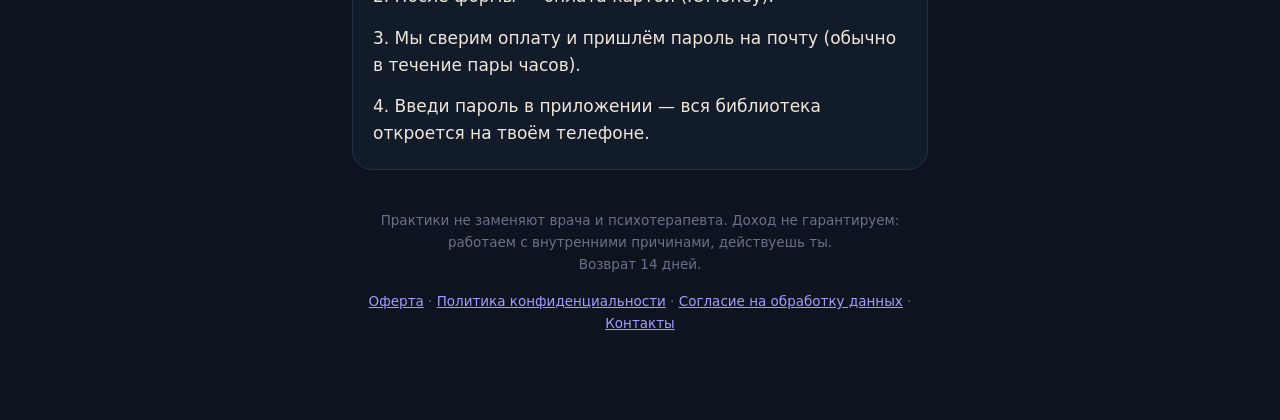
<file: nabor/full.html>
<!DOCTYPE html>
<html lang="ru">
<head>
<meta charset="UTF-8">
<meta name="viewport" content="width=device-width, initial-scale=1">
<meta name="theme-color" content="#0d1420">
<meta name="color-scheme" content="dark">
<title>Вся библиотека практик — 1490 ₽</title>
<meta name="description" content="Открой всю библиотеку практик Алёны Весты одним платежом. Психология, а не магия.">
<link rel="icon" href="logo.svg">
<!-- Yandex.Metrika counter -->
<script type="text/javascript">
    (function(m,e,t,r,i,k,a){
        m[i]=m[i]||function(){(m[i].a=m[i].a||[]).push(arguments)};
        m[i].l=1*new Date();
        for (var j = 0; j < document.scripts.length; j++) {if (document.scripts[j].src === r) { return; }}
        k=e.createElement(t),a=e.getElementsByTagName(t)[0],k.async=1,k.src=r,a.parentNode.insertBefore(k,a)
    })(window, document,'script','https://mc.yandex.ru/metrika/tag.js?id=110967310', 'ym');
    ym(110967310, 'init', {ssr:true, webvisor:true, clickmap:true, ecommerce:"dataLayer", accurateTrackBounce:true, trackLinks:true});
</script>
<noscript><div><img src="https://mc.yandex.ru/watch/110967310" style="position:absolute; left:-9999px;" alt="" /></div></noscript>
<!-- /Yandex.Metrika counter -->
<style>
  :root {
    --bg: #0d1420;
    --surface: #131c2b;
    --line: #223048;
    --ink: #f0e7da;
    --ink-dim: #9ba4b3;
    --ink-faint: #67728a;
    --amber: #d9a868;
    --amber-deep: #b07f43;
    --amber-glow: rgba(217, 168, 104, 0.16);
    --radius: 20px;
  }
  * { margin: 0; padding: 0; box-sizing: border-box; }
  body {
    background: var(--bg) url('bg.svg') center / cover no-repeat fixed;
    color: var(--ink);
    font-family: 'Segoe UI', system-ui, -apple-system, Roboto, sans-serif;
    font-size: 17px;
    line-height: 1.6;
  }
  .col { max-width: 620px; margin: 0 auto; padding: 0 22px; }
  section { padding-top: 56px; }
  section:last-of-type { padding-bottom: 60px; }
  h1, h2 { font-family: Georgia, 'Times New Roman', serif; font-weight: 400; line-height: 1.25; }
  h1 { font-size: 32px; }
  h2 { font-size: 24px; margin-bottom: 18px; }
  .eyebrow {
    font-size: 12.5px; letter-spacing: 0.14em; text-transform: uppercase;
    color: var(--ink-faint); margin-bottom: 12px;
  }
  .sub { color: var(--ink-dim); margin-top: 14px; }
  .logo img { width: 74px; height: 74px; margin-bottom: 18px; }
  .hero { padding-top: 64px; text-align: center; }
  .card {
    background: rgba(19, 28, 43, 0.93); border: 1px solid var(--line);
    border-radius: var(--radius); padding: 22px 20px; margin-top: 16px;
  }
  .card p { margin-bottom: 14px; }
  .card p:last-child { margin-bottom: 0; }
  ul.list { list-style: none; margin-top: 10px; }
  ul.list li { position: relative; padding-left: 24px; margin-bottom: 10px; }
  ul.list li::before { content: '✓'; position: absolute; left: 2px; color: var(--amber); }
  .plan {
    background: var(--amber-glow); border: 1px solid var(--amber-deep);
    border-radius: var(--radius); padding: 26px 22px; margin-top: 22px; text-align: center;
  }
  .plan .price { font-family: Georgia, serif; font-size: 40px; color: var(--amber); margin: 8px 0 4px; }
  .plan .price s { color: var(--ink-faint); font-size: 22px; margin-right: 10px; }
  .fomo { color: var(--ink-dim); font-size: 15px; margin-top: 14px; }
  .btn {
    display: block; width: 100%; background: var(--amber); color: #1a1408;
    border: none; border-radius: 16px; font-size: 17px; font-weight: 600;
    padding: 17px 20px; margin-top: 20px; cursor: pointer; text-align: center;
    text-decoration: none; transition: background 0.15s ease;
  }
  .btn:hover { background: #e4b87c; }
  .guarantee { border-left: 2px solid var(--amber); padding-left: 16px; color: var(--ink-dim); margin-top: 16px; }
  footer { color: var(--ink-faint); font-size: 13.5px; padding: 40px 0 26px; text-align: center; line-height: 1.6; }
  @media (max-width: 480px) { h1 { font-size: 27px; } h2 { font-size: 21px; } }
</style>
</head>
<body>

<section class="hero">
  <div class="col">
    <div class="logo"><img src="logo.svg" alt="Алёна Веста"></div>
    <div class="eyebrow">Для тех, кто уже с нами</div>
    <h1>Ты уже почувствовала, как работают практики. Открой всё остальное</h1>
    <p class="sub">Твой набор закрыл одну тему. Но убеждения не живут поодиночке: то, что держит сон, держит и силы, и отношения, и деньги. Вся библиотека — это работа по всем слоям сразу.</p>
  </div>
</section>

<section>
  <div class="col">
    <h2>Что открывается</h2>
    <div class="card">
      <ul class="list">
        <li>Все практики библиотеки — медитации и сублиминалы, а не только 5 из твоего набора</li>
        <li>Все будущие обновления: новые практики появляются в приложении сами, без доплат</li>
        <li>Тест можно проходить заново под любую сферу — набор пересоберётся</li>
        <li>Свободный порядок: слушай, что откликается сегодня</li>
        <li>Доступ навсегда, один платёж, без подписки</li>
      </ul>
    </div>
  </div>
</section>

<section>
  <div class="col">
    <h2>Один тариф — вся библиотека</h2>
    <div class="plan">
      <div class="eyebrow">Вся библиотека</div>
      <div class="price"><s>2990 ₽</s>1490 ₽</div>
      <div style="color:var(--ink-dim)">разовый платёж · доступ навсегда</div>
      <p class="fomo">🔥 Это цена запуска для первых покупателей. После набора первой группы цена вырастет.</p>
      <p class="fomo">🎁 Бонус за покупку сегодня: все четыре гайда — «Режим сна», «Куда уходят силы», «Близость без заслуживания» и «Денежный потолок». К полной библиотеке — полный комплект.</p>
      <a class="btn" id="btn-buy" href="#">Купить за 1490 ₽</a>
    </div>
    <p class="guarantee">Возврат 14 дней одним сообщением — как и на твой первый набор. Ты ничем не рискуешь.</p>
  </div>
</section>

<section>
  <div class="col">
    <h2>Как получить доступ</h2>
    <div class="card">
      <p>1. Нажми «Купить» — откроется короткая форма: имя, почта и тариф.</p>
      <p>2. После формы — оплата картой (ЮMoney).</p>
      <p>3. Мы сверим оплату и пришлём пароль на почту (обычно в течение пары часов).</p>
      <p>4. Введи пароль в приложении — вся библиотека откроется на твоём телефоне.</p>
    </div>
    <footer>
      Практики не заменяют врача и психотерапевта. Доход не гарантируем: работаем с внутренними причинами, действуешь ты.<br>
      Возврат 14 дней.
      <div style="margin-top:16px">
        <a href="../app-v2/legal/oferta.html">Оферта</a> ·
        <a href="../app-v2/legal/privacy.html">Политика конфиденциальности</a> ·
        <a href="../app-v2/legal/soglasie.html">Согласие на обработку данных</a> ·
        <a href="../app-v2/legal/kontakty.html">Контакты</a>
      </div>
    </footer>
  </div>
</section>

<script src="checkout.js"></script>
<script>
'use strict';
/* Апгрейд-лендинг: только тариф 1490. Кнопка открывает свою модалку оформления. */
var upTheme = new URLSearchParams(location.search).get('theme') || 'full';
document.getElementById('btn-buy').addEventListener('click', function (e) {
  e.preventDefault();
  window.openCheckout(1490, upTheme);
});
</script>
</body>
</html>
</file>
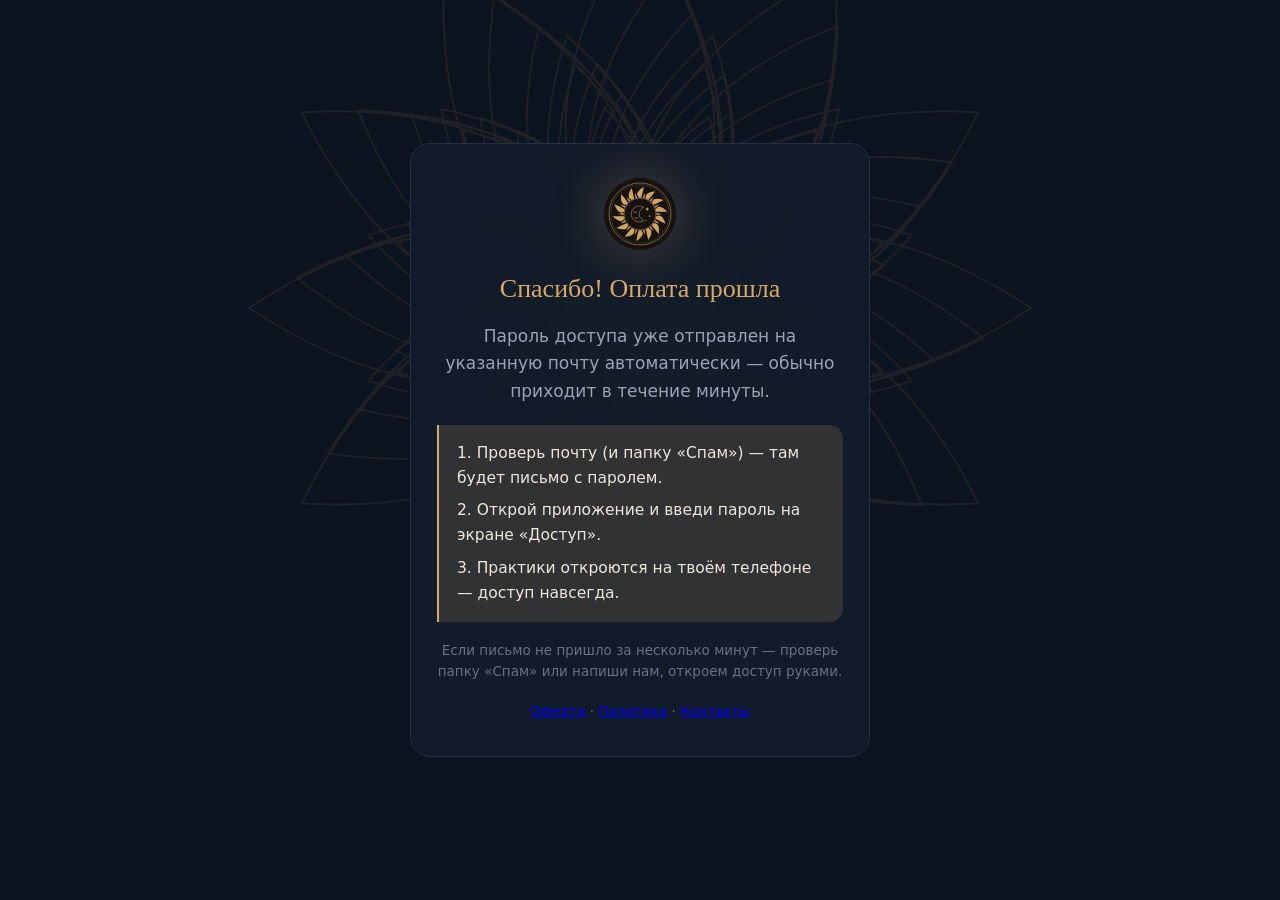
<file: nabor/spasibo.html>
<!DOCTYPE html>
<html lang="ru">
<head>
<meta charset="utf-8">
<meta name="viewport" content="width=device-width, initial-scale=1">
<title>Спасибо — Практики Алёны Весты</title>
<meta name="robots" content="noindex">
<link rel="icon" href="logo.svg">
<!-- Yandex.Metrika counter -->
<script type="text/javascript">
    (function(m,e,t,r,i,k,a){
        m[i]=m[i]||function(){(m[i].a=m[i].a||[]).push(arguments)};
        m[i].l=1*new Date();
        for (var j = 0; j < document.scripts.length; j++) {if (document.scripts[j].src === r) { return; }}
        k=e.createElement(t),a=e.getElementsByTagName(t)[0],k.async=1,k.src=r,a.parentNode.insertBefore(k,a)
    })(window, document,'script','https://mc.yandex.ru/metrika/tag.js?id=110967310', 'ym');
    ym(110967310, 'init', {ssr:true, webvisor:true, clickmap:true, ecommerce:"dataLayer", accurateTrackBounce:true, trackLinks:true});
    ym(110967310, 'reachGoal', 'purchase');
</script>
<noscript><div><img src="https://mc.yandex.ru/watch/110967310" style="position:absolute; left:-9999px;" alt="" /></div></noscript>
<!-- /Yandex.Metrika counter -->
<style>
  :root {
    --bg: #0d1420;
    --surface: rgba(19, 28, 43, 0.93);
    --line: #223048;
    --ink: #f0e7da;
    --ink-dim: #9ba4b3;
    --ink-faint: #67728a;
    --amber: #d9a868;
    --amber-glow: rgba(217, 168, 104, 0.16);
    --radius: 20px;
  }
  * { margin: 0; padding: 0; box-sizing: border-box; }
  body {
    min-height: 100vh;
    display: flex;
    align-items: center;
    justify-content: center;
    padding: 24px;
    background: var(--bg) url('bg.svg') center / cover no-repeat fixed;
    color: var(--ink);
    font-family: 'Segoe UI', system-ui, -apple-system, Roboto, sans-serif;
    font-size: 17px;
    line-height: 1.6;
  }
  body::before {
    content: '';
    position: fixed; inset: 0; z-index: -1;
    background: linear-gradient(rgba(13, 20, 32, 0.55), rgba(13, 20, 32, 0.55));
  }
  .card {
    max-width: 460px;
    width: 100%;
    background: var(--surface);
    border: 1px solid var(--line);
    border-radius: var(--radius);
    padding: 34px 26px;
    text-align: center;
    backdrop-filter: blur(8px);
  }
  .logo { width: 72px; height: 72px; border-radius: 50%; margin: 0 auto 18px; box-shadow: 0 0 44px 12px var(--amber-glow); }
  .logo img { width: 100%; height: 100%; border-radius: 50%; display: block; }
  h1 { font-family: Georgia, 'Times New Roman', serif; font-weight: 400; font-size: 26px; color: var(--amber); margin-bottom: 14px; }
  p { color: var(--ink-dim); margin-bottom: 14px; }
  p:last-of-type { margin-bottom: 0; }
  .steps {
    text-align: left;
    background: var(--amber-glow);
    border-left: 2px solid var(--amber);
    border-radius: 0 14px 14px 0;
    padding: 16px 18px;
    margin: 20px 0 6px;
  }
  .steps p { color: var(--ink); margin-bottom: 8px; font-size: 15.5px; }
  .steps p:last-child { margin-bottom: 0; }
  .note { font-size: 13.5px; color: var(--ink-faint); margin-top: 18px; }
</style>
</head>
<body>
  <div class="card">
    <div class="logo"><img src="logo.svg" alt="Алёна Веста"></div>
    <h1>Спасибо! Оплата прошла</h1>
    <p>Пароль доступа уже отправлен на указанную почту автоматически — обычно приходит в течение минуты.</p>
    <div class="steps">
      <p>1. Проверь почту (и папку «Спам») — там будет письмо с паролем.</p>
      <p>2. Открой приложение и введи пароль на экране «Доступ».</p>
      <p>3. Практики откроются на твоём телефоне — доступ навсегда.</p>
    </div>
    <p class="note">Если письмо не пришло за несколько минут — проверь папку «Спам» или напиши нам, откроем доступ руками.</p>
    <p class="note">
      <a href="../app-v2/legal/oferta.html">Оферта</a> ·
      <a href="../app-v2/legal/privacy.html">Политика</a> ·
      <a href="../app-v2/legal/kontakty.html">Контакты</a>
    </p>
  </div>
</body>
</html>
</file>
<file: app-v2/style.css>
/* alenavesta v2 — «Спокойный сон». Чернильная ночь + золото, фон-лотос. */

:root {
  /* Приложение тёмное по замыслу: запрещаем браузерам (Mi Browser и т.п.)
     «умную» перекраску в светлую тему — она ломала фон и читаемость. */
  color-scheme: dark;
  --bg: #0d1420;
  --surface: #131c2b;
  --surface-2: #182335;
  --line: #223048;
  --ink: #f0e7da;
  --ink-dim: #9ba4b3;
  --ink-faint: #67728a;
  --amber: #d9a868;
  --amber-deep: #b07f43;
  --amber-glow: rgba(217, 168, 104, 0.16);
  --sage: #93a98c;
  --radius: 20px;
  --font-display: Georgia, 'Times New Roman', serif;
  --font-body: 'Segoe UI', system-ui, -apple-system, Roboto, sans-serif;
}

* { margin: 0; padding: 0; box-sizing: border-box; }

html { -webkit-text-size-adjust: 100%; }

body {
  background: var(--bg);
  color: var(--ink);
  font-family: var(--font-body);
  font-size: 17px;
  line-height: 1.55;
  min-height: 100vh;
  min-height: 100dvh;
  overscroll-behavior-y: none;
}

/* Фоновый узор: спирографные лотосы. Полупрозрачные линии, текст поверх читается */
body::before {
  content: '';
  position: fixed;
  inset: 0;
  z-index: -1;
  background: var(--bg) url('bg.svg') center / cover no-repeat;
}

/* ---------- Каркас ---------- */

#screen {
  max-width: 480px;
  margin: 0 auto;
  padding: 28px 22px 110px;
}

h1, h2, .display {
  font-family: var(--font-display);
  font-weight: 400;
  letter-spacing: 0.01em;
}

h1 { font-size: 30px; line-height: 1.25; }
h2 { font-size: 21px; line-height: 1.3; }

.eyebrow {
  font-size: 12.5px;
  letter-spacing: 0.14em;
  text-transform: uppercase;
  color: var(--ink-faint);
  margin-bottom: 10px;
}

.dim { color: var(--ink-dim); }
.small { font-size: 14.5px; }

/* ---------- Нижняя навигация ---------- */

nav {
  position: fixed;
  bottom: 0; left: 0; right: 0;
  background: rgba(13, 20, 32, 0.94);
  backdrop-filter: blur(10px);
  border-top: 1px solid var(--line);
  display: flex;
  justify-content: space-around;
  padding: 8px 6px calc(8px + env(safe-area-inset-bottom));
  z-index: 40;
}

nav button {
  background: none;
  border: none;
  color: var(--ink-faint);
  font-family: var(--font-body);
  font-size: 12px;
  display: flex;
  flex-direction: column;
  align-items: center;
  gap: 3px;
  padding: 6px 12px;
  border-radius: 12px;
  cursor: pointer;
}

nav button .ico { font-size: 20px; line-height: 1; }

nav button.active { color: var(--amber); }
nav button:focus-visible { outline: 2px solid var(--amber); outline-offset: 2px; }

/* ---------- Экран «Сегодня» ---------- */

.tonight {
  display: flex;
  flex-direction: column;
  align-items: center;
  text-align: center;
  padding-top: 26px;
}

.halo-wrap {
  position: relative;
  width: 210px;
  height: 210px;
  margin: 34px 0 30px;
  display: grid;
  place-items: center;
}

.halo {
  position: absolute;
  inset: 0;
  border-radius: 50%;
  background: radial-gradient(circle, var(--amber-glow) 0%, rgba(217, 168, 104, 0.05) 55%, transparent 72%);
  animation: breathe 8s ease-in-out infinite;
}

@keyframes breathe {
  0%, 100% { transform: scale(1); opacity: 0.75; }
  50% { transform: scale(1.14); opacity: 1; }
}

@media (prefers-reduced-motion: reduce) {
  .halo { animation: none; }
}

.play-big {
  position: relative;
  width: 118px;
  height: 118px;
  border-radius: 50%;
  border: 1px solid var(--amber-deep);
  background: var(--surface);
  color: var(--amber);
  font-size: 38px;
  cursor: pointer;
  display: grid;
  place-items: center;
  transition: transform 0.15s ease;
}

.play-big:active { transform: scale(0.96); }
.play-big:focus-visible { outline: 2px solid var(--amber); outline-offset: 4px; }

.streak {
  margin-top: 26px;
  color: var(--ink-dim);
  font-size: 15px;
}

.streak b { color: var(--sage); font-weight: 600; }

/* Полоска «Сейчас играет» — свёрнутый плеер (трек продолжает звучать в фоне). */
.nowplaying {
  display: flex;
  align-items: center;
  gap: 12px;
  width: 100%;
  text-align: left;
  background: var(--surface);
  border: 1px solid var(--amber-deep);
  border-radius: 999px;
  padding: 10px 16px;
  margin-bottom: 22px;
  color: var(--ink);
  font-family: var(--font-body);
  cursor: pointer;
}

.nowplaying .np-ico {
  font-size: 18px;
  color: var(--amber);
  flex: 0 0 auto;
}

.nowplaying .np-text {
  display: flex;
  flex-direction: column;
  line-height: 1.2;
  min-width: 0;
  flex: 1 1 auto;
}

.nowplaying .np-text b {
  font-size: 11px;
  letter-spacing: 0.12em;
  text-transform: uppercase;
  color: var(--ink-faint);
  font-weight: 600;
}

.nowplaying .np-title {
  font-size: 15px;
  white-space: nowrap;
  overflow: hidden;
  text-overflow: ellipsis;
}

.nowplaying .np-open {
  flex: 0 0 auto;
  font-size: 14px;
  color: var(--amber);
}

.nowplaying:focus-visible { outline: 2px solid var(--amber); outline-offset: 2px; }

/* ---------- Карточки ---------- */

.card {
  background: var(--surface);
  border: 1px solid var(--line);
  border-radius: var(--radius);
  padding: 18px 18px;
  margin-top: 14px;
}

.card.soft { background: transparent; border-style: dashed; }

.row {
  display: flex;
  align-items: center;
  gap: 14px;
}

.row .grow { flex: 1; min-width: 0; }

.track-title { font-size: 16.5px; }
.track-meta { font-size: 13.5px; color: var(--ink-faint); margin-top: 2px; }

.badge {
  display: inline-block;
  font-size: 12px;
  color: var(--ink-faint);
  border: 1px solid var(--line);
  border-radius: 999px;
  padding: 1px 9px;
  margin-top: 6px;
}

.lock { color: var(--ink-faint); font-size: 18px; }

.play-mini {
  width: 46px;
  height: 46px;
  min-width: 46px;
  border-radius: 50%;
  border: 1px solid var(--line);
  background: var(--surface-2);
  color: var(--amber);
  font-size: 17px;
  cursor: pointer;
  display: grid;
  place-items: center;
}

.play-mini:focus-visible { outline: 2px solid var(--amber); outline-offset: 2px; }

/* Играющий/загруженный трек — выделяем кнопку амбер-заливкой, чтобы было видно
   в списке, какой трек сейчас звучит (глиф ❚❚ при игре, ▶ при паузе). */
.play-mini.playing {
  background: var(--amber);
  color: #241a0e;
  border-color: var(--amber);
}

/* ---------- Кнопки ---------- */

.btn {
  display: block;
  width: 100%;
  padding: 15px;
  margin-top: 14px;
  border-radius: 14px;
  border: none;
  background: var(--amber);
  color: #241a0e;
  font-family: var(--font-body);
  font-size: 16.5px;
  font-weight: 600;
  cursor: pointer;
  text-align: center;
  text-decoration: none;
}

.btn.ghost {
  background: transparent;
  border: 1px solid var(--line);
  color: var(--ink-dim);
  font-weight: 400;
}

.btn:focus-visible { outline: 2px solid var(--ink); outline-offset: 2px; }

/* ---------- Программа ---------- */

.week-label {
  margin: 26px 0 4px;
  font-size: 13px;
  letter-spacing: 0.12em;
  text-transform: uppercase;
  color: var(--ink-faint);
}

.day-row {
  display: flex;
  align-items: center;
  gap: 14px;
  padding: 13px 4px;
  border-bottom: 1px solid var(--line);
}

.day-dot {
  width: 34px;
  height: 34px;
  min-width: 34px;
  border-radius: 50%;
  border: 1px solid var(--line);
  display: grid;
  place-items: center;
  font-size: 14px;
  color: var(--ink-faint);
}

.day-row.done .day-dot {
  border-color: var(--sage);
  color: var(--sage);
}

.day-row.today .day-dot {
  border-color: var(--amber);
  color: var(--amber);
}

.day-row.today .day-name { color: var(--amber); }

/* ---------- Плеер ---------- */

/* Плеер — не отдельное окно, а содержимое вкладки «Сегодня»: живёт в той же области,
   что и #screen, нижнее меню остаётся видимым. Показывается, когда играет трек (класс .open). */
#player {
  position: relative;
  display: none;
  max-width: 480px;
  margin: 0 auto;
  flex-direction: column;
  align-items: center;
  text-align: center;
  padding: 40px 22px 110px;
}

#player.open { display: flex; }

#player .halo-wrap { margin: 20px 0 26px; }

/* Видео-режим: ролик сверху, дыхающий круг прячем, кнопка пауза/плей остаётся. */
#player-video {
  display: none;
  width: min(92vw, 420px);
  max-height: 46vh;
  border-radius: 18px;
  background: #000;
  object-fit: contain;
}

#player.video-mode #player-video { display: block; }
#player.video-mode .halo-wrap { width: 130px; height: 130px; margin: 16px 0 14px; }
#player.video-mode .halo { display: none; }
#player.video-mode .play-big { width: 84px; height: 84px; }

/* Фото трека на экране плеера: скруглённая карточка, кнопка play/pause поверх. */
.halo-cover { display: none; }
#player.has-cover .halo-wrap {
  position: relative;
  display: block;
  width: min(88vw, 400px);
  height: auto;
  margin: 10px auto 24px;
  border-radius: 20px;
}
#player.has-cover .halo { display: none; }
#player.has-cover .halo-cover {
  display: block;
  width: 100%;
  height: auto;
  border-radius: 20px;
  box-shadow: 0 10px 34px rgba(0, 0, 0, 0.45);
}
#player.has-cover .play-big {
  position: absolute;
  top: 50%;
  left: 50%;
  margin: 0;
  transform: translate(-50%, -50%);
  background: rgba(13, 20, 32, 0.5);
  border-color: rgba(217, 168, 104, 0.85);
  box-shadow: 0 6px 24px rgba(0, 0, 0, 0.5);
}
#player.has-cover .play-big:active { transform: translate(-50%, -50%) scale(0.96); }

#player .hint-video { display: none; }
#player.video-mode .hint { display: none; }
#player.video-mode .hint-video { display: block; }

.track-click { cursor: pointer; }

#player h2 { font-size: 26px; }

#player .hint {
  color: var(--ink-dim);
  font-size: 15px;
  max-width: 280px;
  margin-top: 18px;
}

.player-time {
  margin-top: 22px;
  font-variant-numeric: tabular-nums;
  color: var(--ink-faint);
  font-size: 14px;
}

.player-bar {
  width: min(320px, 80vw);
  height: 3px;
  border-radius: 3px;
  background: var(--line);
  margin-top: 10px;
  overflow: hidden;
}

.player-bar i {
  display: block;
  height: 100%;
  width: 0%;
  background: var(--amber);
}

.player-close {
  position: absolute;
  top: 18px;
  left: 18px;
  background: none;
  border: none;
  color: var(--ink-dim);
  font-size: 16px;
  padding: 10px;
  cursor: pointer;
}

.player-repeat {
  margin-top: 24px;
  background: transparent;
  border: 1px solid var(--line);
  border-radius: 999px;
  color: var(--ink-dim);
  font-family: var(--font-body);
  font-size: 14.5px;
  padding: 9px 20px;
  cursor: pointer;
  transition: color 0.15s ease, border-color 0.15s ease, background 0.15s ease;
}

.player-repeat.on {
  color: var(--amber);
  border-color: var(--amber-deep);
  background: var(--amber-glow);
}

.player-repeat:focus-visible { outline: 2px solid var(--amber); outline-offset: 2px; }

/* ---------- Доступ ---------- */

input[type='text'] {
  width: 100%;
  padding: 15px;
  margin-top: 14px;
  border-radius: 14px;
  border: 1px solid var(--amber-deep);
  background: #f5efe4;
  color: #1a2433;
  caret-color: #1a2433;
  font-size: 17px;
  text-align: center;
  letter-spacing: 0.06em;
}

input[type='text']::placeholder { color: #8a8577; }

input[type='text']:focus-visible { outline: 2px solid var(--amber); border-color: transparent; }

/* ---------- Плашка обновления ---------- */

#update-banner {
  position: fixed;
  left: 14px; right: 14px;
  bottom: calc(72px + env(safe-area-inset-bottom));
  z-index: 45;
  display: none;
  align-items: center;
  gap: 8px;
  padding: 12px 14px;
  border-radius: 14px;
  border: 1px solid var(--amber-deep);
  background: var(--surface-2);
  box-shadow: 0 8px 24px rgba(0, 0, 0, 0.45);
}

#update-banner.show { display: flex; }

#update-banner .update-text { flex: 1; font-size: 14px; color: var(--ink); }

#update-banner .update-now {
  border: none;
  border-radius: 10px;
  padding: 9px 14px;
  background: var(--amber);
  color: #1a2433;
  font-size: 14px;
  font-weight: 600;
  cursor: pointer;
}

#update-banner .update-later {
  border: none;
  background: none;
  color: var(--ink-dim);
  font-size: 14px;
  padding: 9px 4px;
  cursor: pointer;
}

.msg { margin-top: 12px; font-size: 15px; }
.msg.ok { color: var(--sage); }
.msg.err { color: #c98872; }

.divider { border: none; border-top: 1px solid var(--line); margin: 30px 0; }

/* ---------- Тост ---------- */

#toast {
  position: fixed;
  left: 50%;
  bottom: 92px;
  transform: translateX(-50%);
  background: var(--surface-2);
  border: 1px solid var(--line);
  color: var(--ink);
  padding: 11px 20px;
  border-radius: 999px;
  font-size: 15px;
  opacity: 0;
  pointer-events: none;
  transition: opacity 0.3s ease;
  z-index: 60;
  white-space: nowrap;
}

#toast.show { opacity: 1; }

/* ---------- Квиз ---------- */

.quiz-intro { text-align: center; padding-top: 30px; }
.quiz-logo { width: 92px; height: 92px; margin-bottom: 22px; }

.progress .label {
  font-size: 12.5px;
  letter-spacing: 0.12em;
  text-transform: uppercase;
  color: var(--ink-faint);
  margin-bottom: 8px;
}

.progress .bar {
  height: 3px;
  border-radius: 3px;
  background: var(--line);
  overflow: hidden;
}

.progress .bar i {
  display: block;
  height: 100%;
  background: var(--amber);
  transition: width 0.25s ease;
}

.answers { margin-top: 20px; display: flex; flex-direction: column; gap: 10px; }

.answer {
  width: 100%;
  text-align: left;
  background: var(--surface);
  border: 1px solid var(--line);
  border-radius: 14px;
  color: var(--ink);
  font-family: var(--font-body);
  font-size: 15.5px;
  line-height: 1.45;
  padding: 14px 16px;
  cursor: pointer;
}

.answer:active { border-color: var(--amber); }
.answer:focus-visible { outline: 2px solid var(--amber); outline-offset: 2px; }

.answer-fork .answer-title { display: block; font-size: 17px; }
.answer-fork .answer-desc { display: block; font-size: 13.5px; color: var(--ink-dim); margin-top: 4px; }

.backlink {
  background: none;
  border: none;
  color: var(--ink-faint);
  font-family: var(--font-body);
  font-size: 14.5px;
  cursor: pointer;
  padding: 6px 0;
  margin-top: 22px;
}

.counting { text-align: center; padding-top: 120px; color: var(--ink-dim); }
.counting .moon {
  font-size: 40px;
  display: block;
  margin-bottom: 18px;
  animation: breathe 1.4s ease-in-out infinite alternate;
}

/* ---------- Результат квиза ---------- */

.result-card {
  background: rgba(19, 28, 43, 0.93);
  border: 1px solid var(--line);
  border-radius: var(--radius);
  padding: 26px 22px 24px;
}

.result-card h1 { font-size: 26px; margin: 4px 0 18px; color: var(--amber); }
.result-card p { margin-bottom: 17px; line-height: 1.65; }
.result-card p:last-of-type { margin-bottom: 0; }

.insert {
  background: var(--amber-glow);
  border-left: 2px solid var(--amber);
  border-radius: 0 14px 14px 0;
  padding: 14px 16px;
  margin: 4px 0 20px;
}

.insert-label {
  font-size: 12px;
  letter-spacing: 0.14em;
  text-transform: uppercase;
  color: var(--amber);
  margin-bottom: 8px;
}

.insert p { margin: 0; }

.recognize-lead { margin-bottom: 8px; }

ul.recognize { list-style: none; margin: 0 0 18px; padding: 0; }
ul.recognize li {
  position: relative;
  padding-left: 20px;
  margin-bottom: 9px;
  line-height: 1.55;
  color: var(--ink-dim);
}
ul.recognize li::before { content: '•'; position: absolute; left: 4px; color: var(--amber); }

.result-card .legal {
  font-size: 14.5px;
  color: var(--ink-dim);
  border-left: 2px solid var(--amber-deep);
  padding-left: 14px;
  margin: 20px 0 0;
}

.restart {
  display: block;
  margin: 26px auto 0;
  background: none;
  border: none;
  color: var(--ink-faint);
  font-family: var(--font-body);
  font-size: 14px;
  cursor: pointer;
}

/* ---------- Оффер и FOMO ---------- */

.offer { margin-top: 22px; }

.offer-tariff {
  display: block;
  background: var(--surface);
  border: 1px solid var(--line);
  border-radius: var(--radius);
  padding: 16px 18px;
  margin-top: 12px;
  color: inherit;
  text-decoration: none;
  cursor: pointer;
  transition: border-color 0.15s ease;
}

.offer-tariff:active,
.offer-tariff:focus-visible { border-color: var(--amber); outline: none; }

.offer-tariff.best { border-color: var(--amber-deep); background: var(--amber-glow); }

.price { text-align: right; white-space: nowrap; }
.price s { color: var(--ink-faint); font-size: 14px; display: block; }
.price b { color: var(--amber); font-size: 19px; }

.badge-amber { color: var(--amber); border-color: var(--amber-deep); }

.fomo {
  font-size: 14.5px;
  color: var(--ink-dim);
  margin-top: 12px;
  line-height: 1.5;
}

/* ---------- Библиотека: категории и описания ---------- */

.cat-head {
  width: 100%;
  display: flex;
  justify-content: space-between;
  align-items: center;
  background: none;
  border: none;
  border-bottom: 1px solid var(--line);
  color: var(--ink);
  font-family: var(--font-display);
  font-size: 19px;
  padding: 18px 4px 12px;
  margin-top: 10px;
  cursor: pointer;
  text-align: left;
}

.cat-head .cat-meta { color: var(--ink-faint); font-size: 14px; font-family: var(--font-body); }
.cat-head:focus-visible { outline: 2px solid var(--amber); outline-offset: 2px; }

.about-toggle {
  background: none;
  border: none;
  color: var(--amber-deep);
  font-family: var(--font-body);
  font-size: 13.5px;
  padding: 8px 0 0;
  cursor: pointer;
}

.about-text {
  font-size: 14.5px;
  color: var(--ink-dim);
  margin-top: 8px;
  padding-top: 8px;
  border-top: 1px dashed var(--line);
  line-height: 1.55;
}

.heard { color: var(--sage); }

.lock-btn {
  width: 46px;
  height: 46px;
  min-width: 46px;
  border-radius: 50%;
  border: 1px solid var(--line);
  background: var(--surface-2);
  font-size: 17px;
  cursor: pointer;
  display: grid;
  place-items: center;
}

.lock-btn:focus-visible { outline: 2px solid var(--amber); outline-offset: 2px; }

/* ---------- Модалка доступа ---------- */

#modal {
  position: fixed;
  inset: 0;
  background: rgba(7, 11, 18, 0.72);
  z-index: 55;
  display: none;
  align-items: flex-end;
  justify-content: center;
  /* var(--kb) — высота выехавшей клавиатуры (обновляется из app.js по visualViewport);
     благодаря ей нижний лист поднимается над клавиатурой, поле пароля остаётся видимым. */
  padding: 20px 14px calc(20px + env(safe-area-inset-bottom) + var(--kb, 0px));
}

#modal.open { display: flex; }

.modal-card {
  position: relative;
  width: 100%;
  max-width: 440px;
  background: var(--surface);
  border: 1px solid var(--line);
  border-radius: var(--radius);
  padding: 24px 20px 20px;
  max-height: min(82vh, calc(100vh - var(--kb, 0px) - 32px));
  overflow-y: auto;
}

.modal-close {
  position: absolute;
  top: 10px;
  right: 10px;
  background: none;
  border: none;
  color: var(--ink-faint);
  font-size: 17px;
  padding: 8px;
  cursor: pointer;
}

/* Пошаговая инструкция установки (в модалке). Свой padding — глобальный reset обнуляет списки. */
.install-steps {
  margin: 16px 0 0;
  padding-left: 24px;
  list-style: decimal;
  color: var(--ink-dim);
  font-size: 14.5px;
}
.install-steps li { margin-bottom: 10px; line-height: 1.5; }
.install-steps b { color: var(--ink); font-weight: 600; }
</file>
<file: legal/legal.css>
/* Общий стиль юридических страниц alenavesta. Тёмная тема бренда, мобильный. */
:root {
  --bg: #070b12;
  --surface: #131c2b;
  --line: #223048;
  --ink: #f0e7da;
  --ink-dim: #9ba4b3;
  --ink-faint: #67728a;
  --amber: #d9a868;
}

* { box-sizing: border-box; }

body {
  margin: 0;
  background: var(--bg);
  color: var(--ink);
  font-family: "Segoe UI", system-ui, -apple-system, Roboto, sans-serif;
  font-size: 16px;
  line-height: 1.6;
  -webkit-text-size-adjust: 100%;
}

.wrap {
  max-width: 720px;
  margin: 0 auto;
  padding: 28px 20px 64px;
}

.back {
  display: inline-block;
  margin-bottom: 22px;
  color: var(--ink-dim);
  text-decoration: none;
  font-size: 14.5px;
}
.back:hover { color: var(--amber); }

.eyebrow {
  font-size: 12px;
  letter-spacing: .14em;
  text-transform: uppercase;
  color: var(--ink-faint);
  margin-bottom: 8px;
}

h1 {
  font-family: Georgia, "Times New Roman", serif;
  font-weight: 400;
  font-size: 28px;
  line-height: 1.25;
  color: var(--amber);
  margin: 0 0 6px;
}

h2 {
  font-size: 19px;
  font-weight: 600;
  margin: 30px 0 10px;
  color: var(--ink);
}

.updated {
  color: var(--ink-faint);
  font-size: 13.5px;
  margin: 0 0 24px;
}

p, li { color: var(--ink); }
p { margin: 0 0 12px; }

ul, ol { margin: 0 0 14px; padding-left: 22px; }
li { margin-bottom: 6px; }

a { color: var(--amber); }

.dim { color: var(--ink-dim); }
.small { font-size: 14px; }

hr {
  border: none;
  border-top: 1px solid var(--line);
  margin: 30px 0;
}

.foot {
  margin-top: 34px;
  padding-top: 18px;
  border-top: 1px solid var(--line);
  color: var(--ink-dim);
  font-size: 14.5px;
}
.foot strong { color: var(--ink); font-weight: 600; }

/* Плейсхолдеры, которые нужно заменить перед публикацией, подсвечены —
   чтобы не забыть. После заполнения класс .todo можно убрать. */
.todo {
  background: rgba(217, 168, 104, .16);
  border-bottom: 1px dashed var(--amber);
  padding: 0 3px;
  border-radius: 3px;
}
</file>
